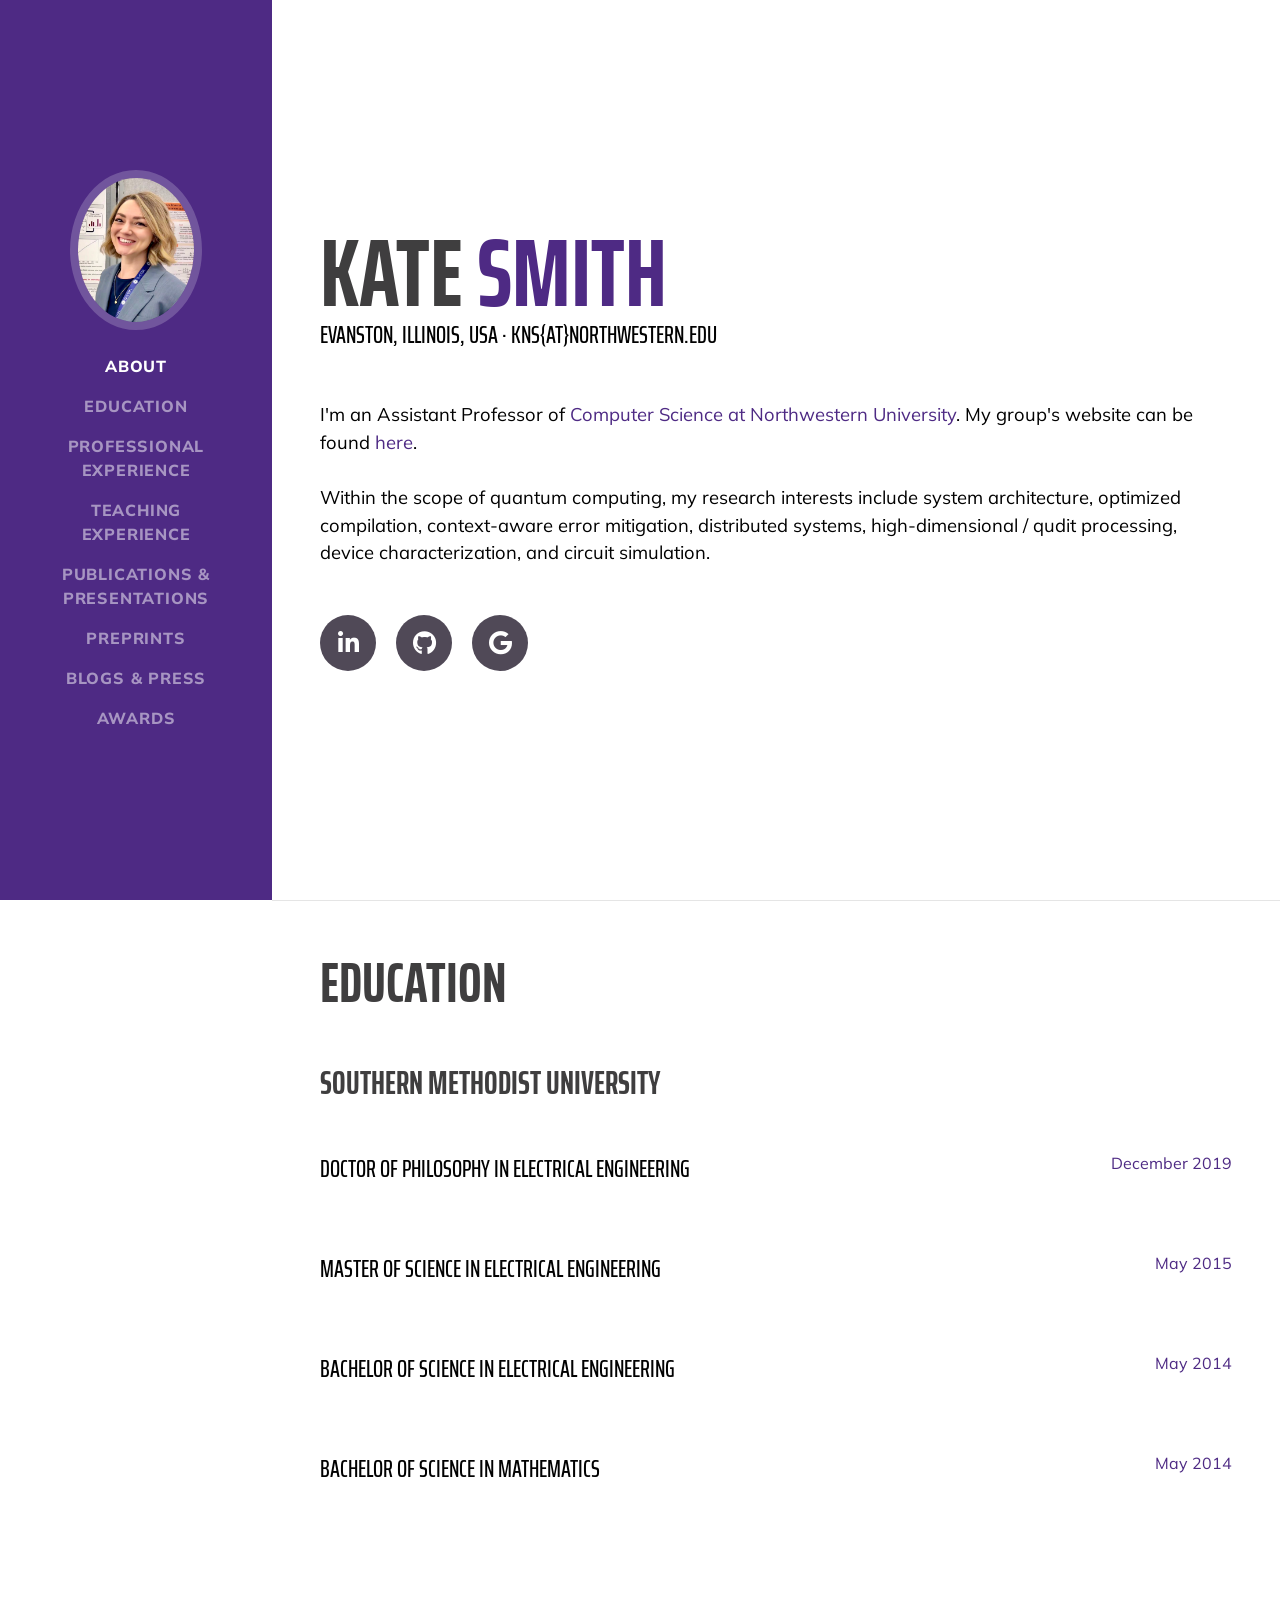
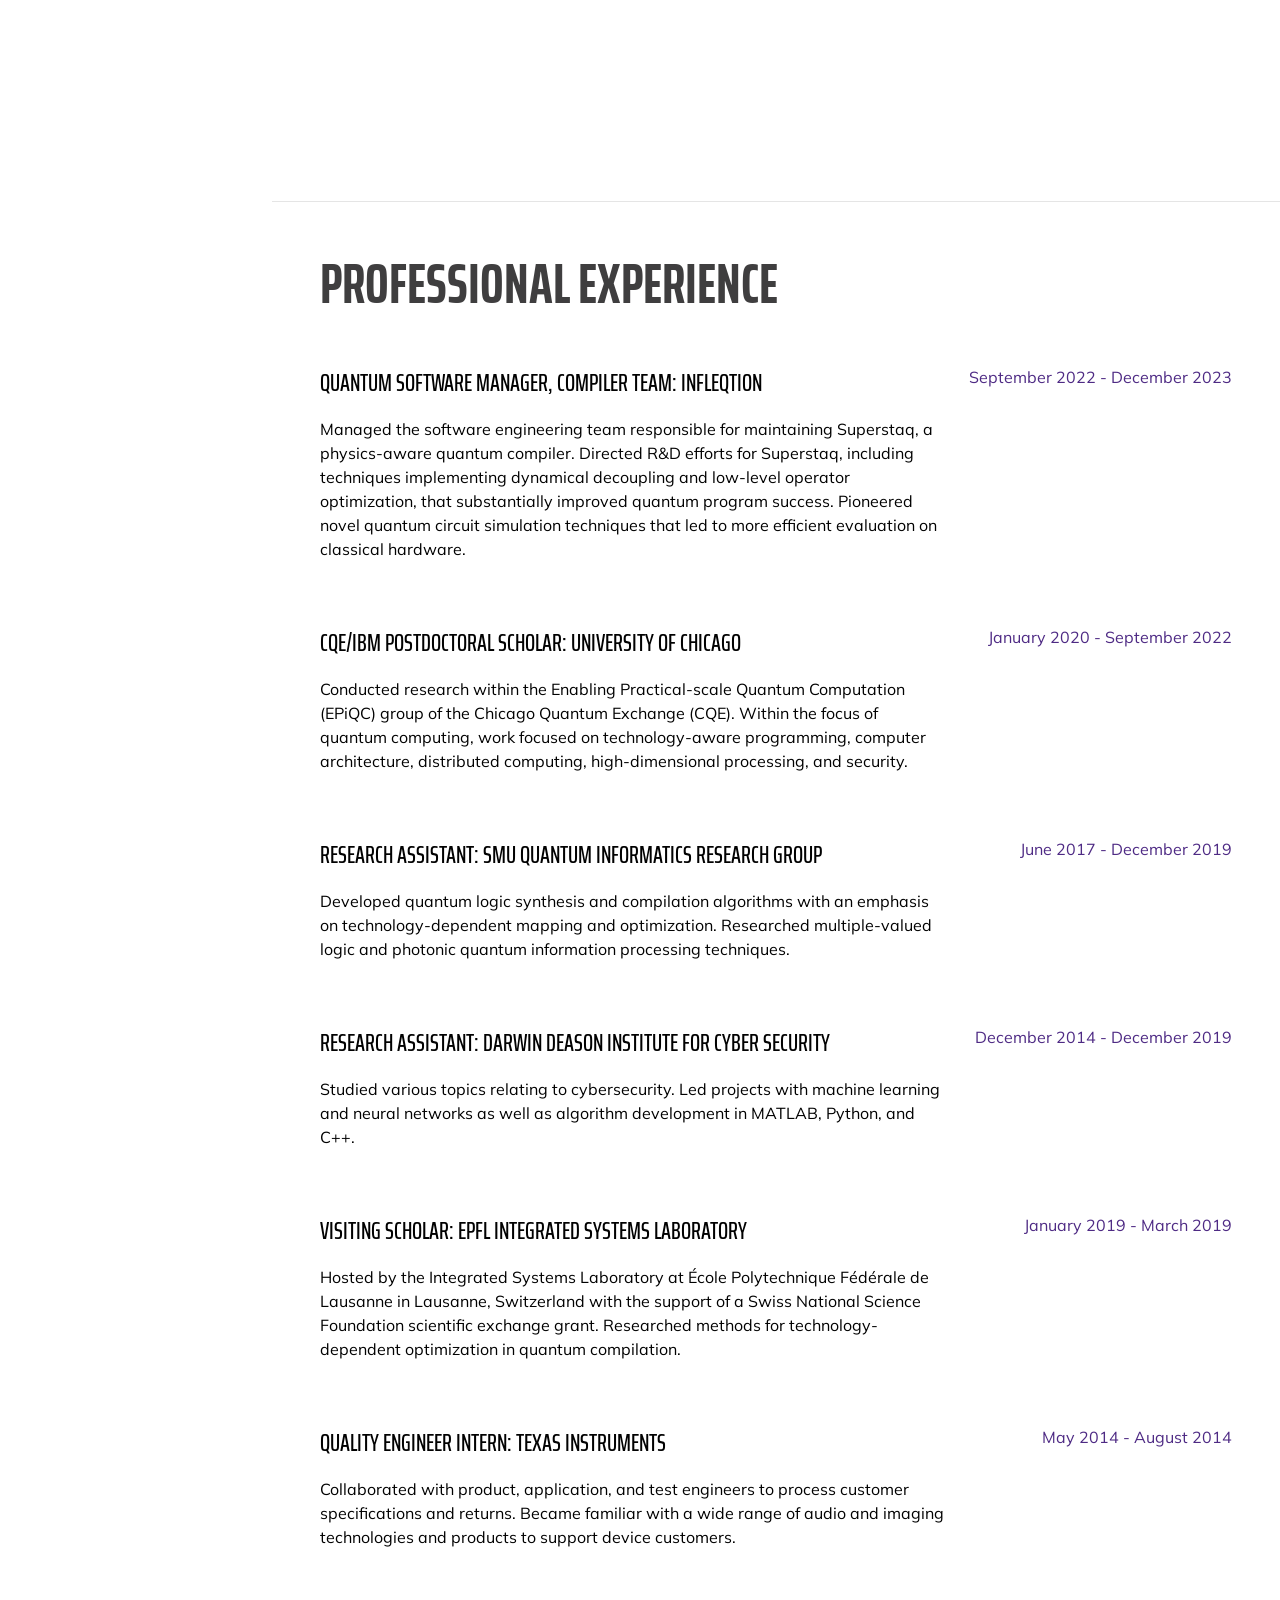
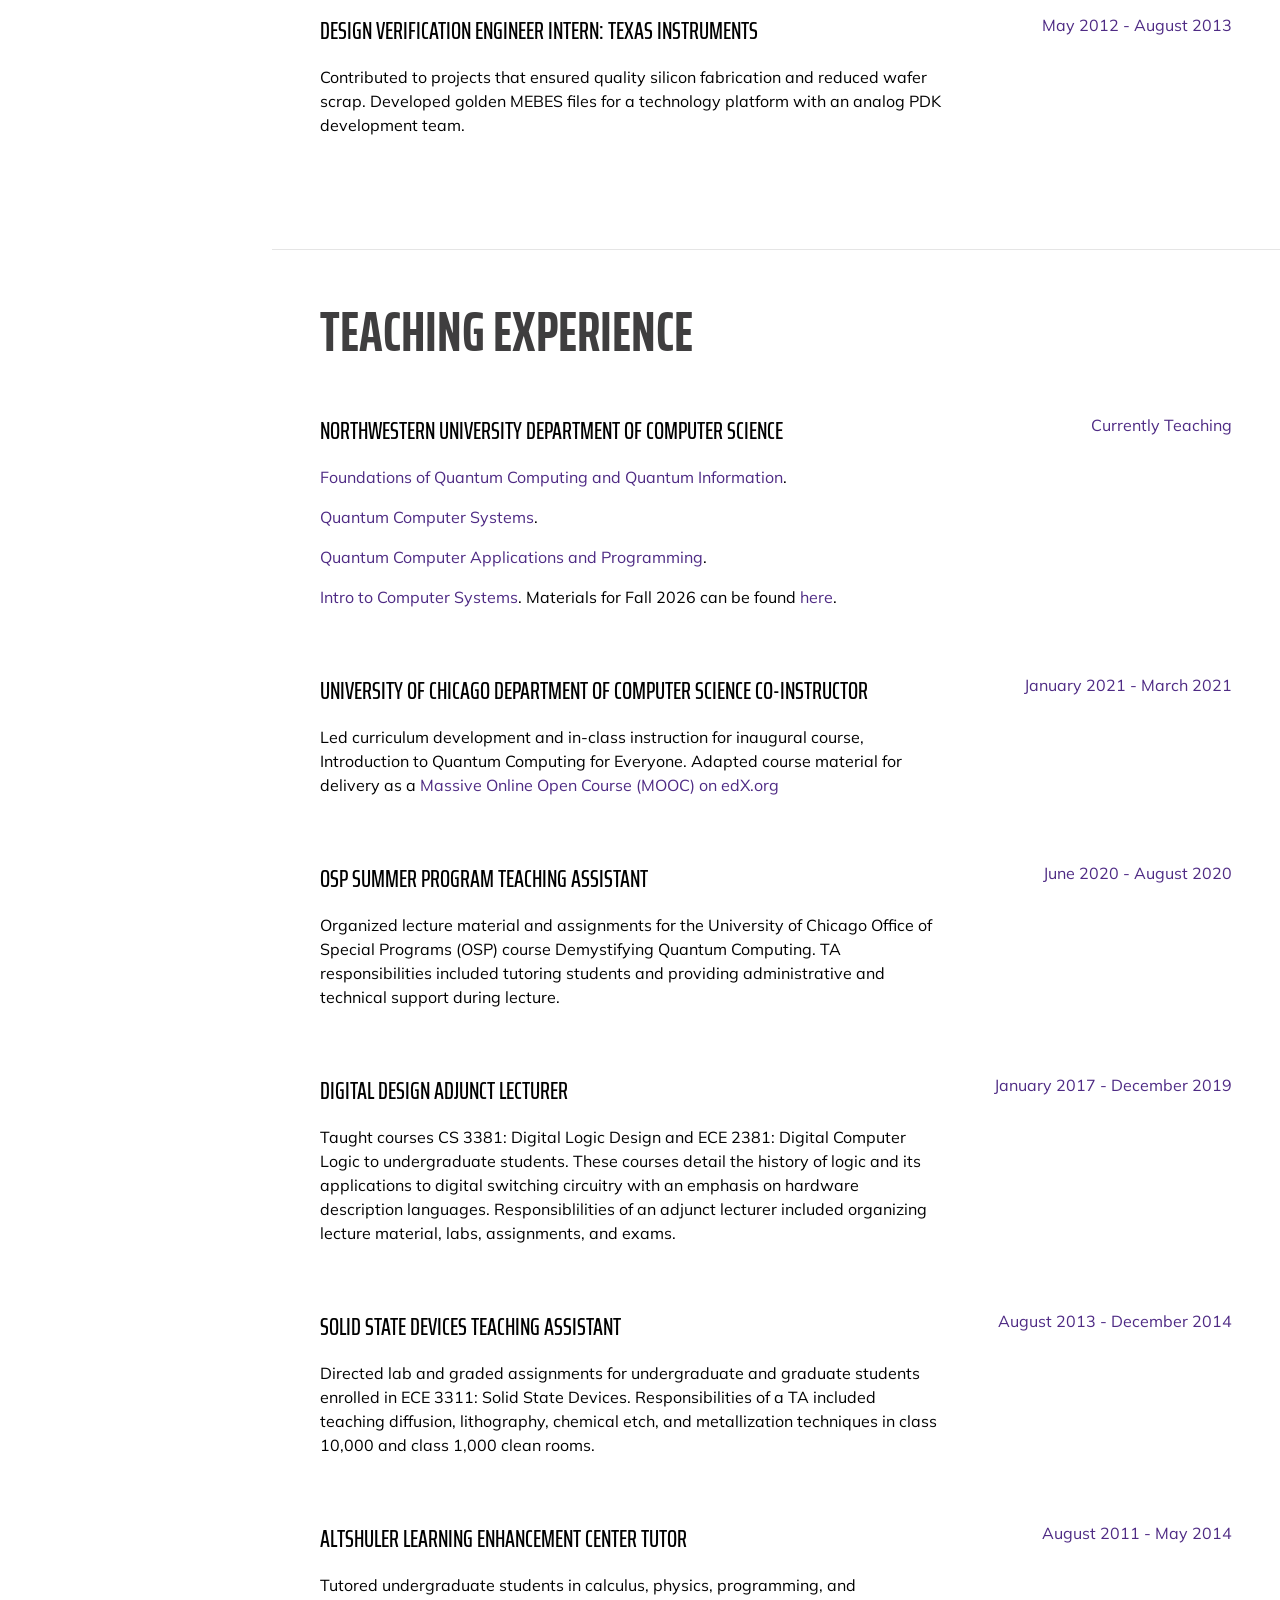
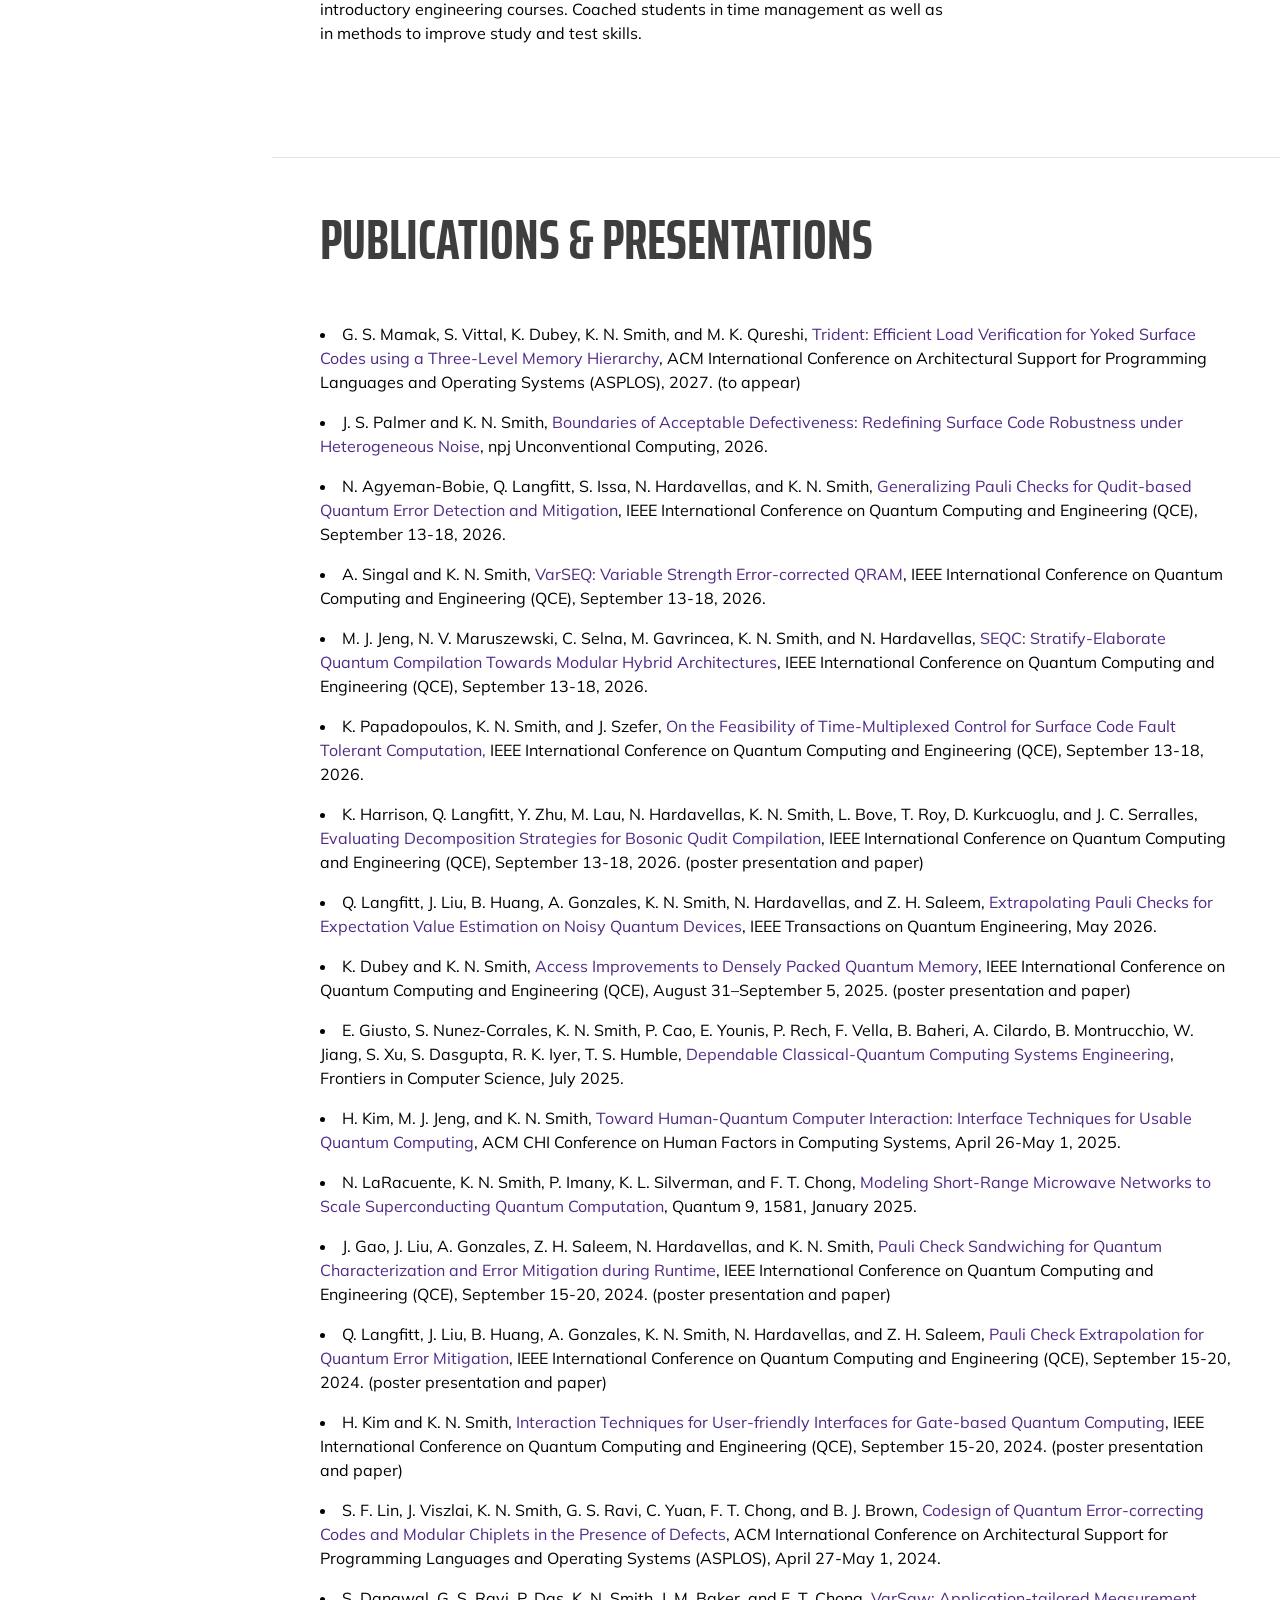
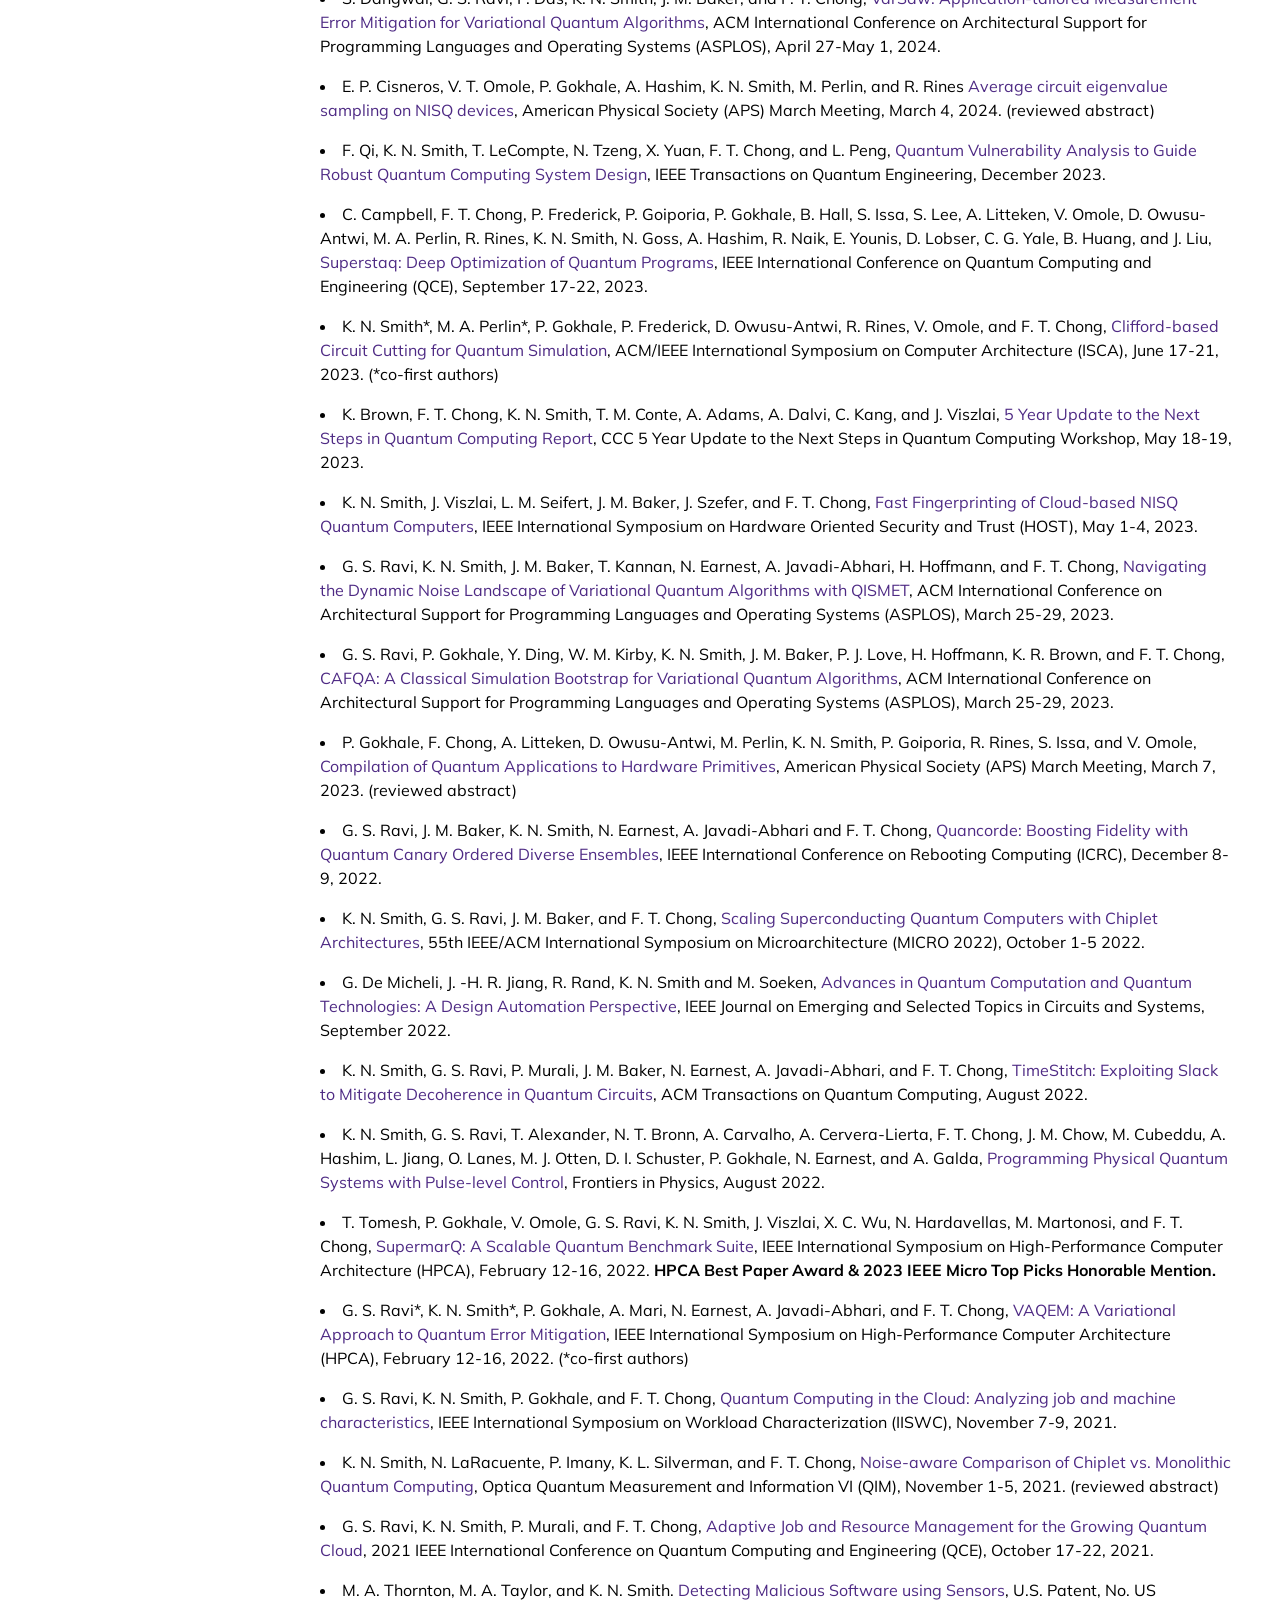
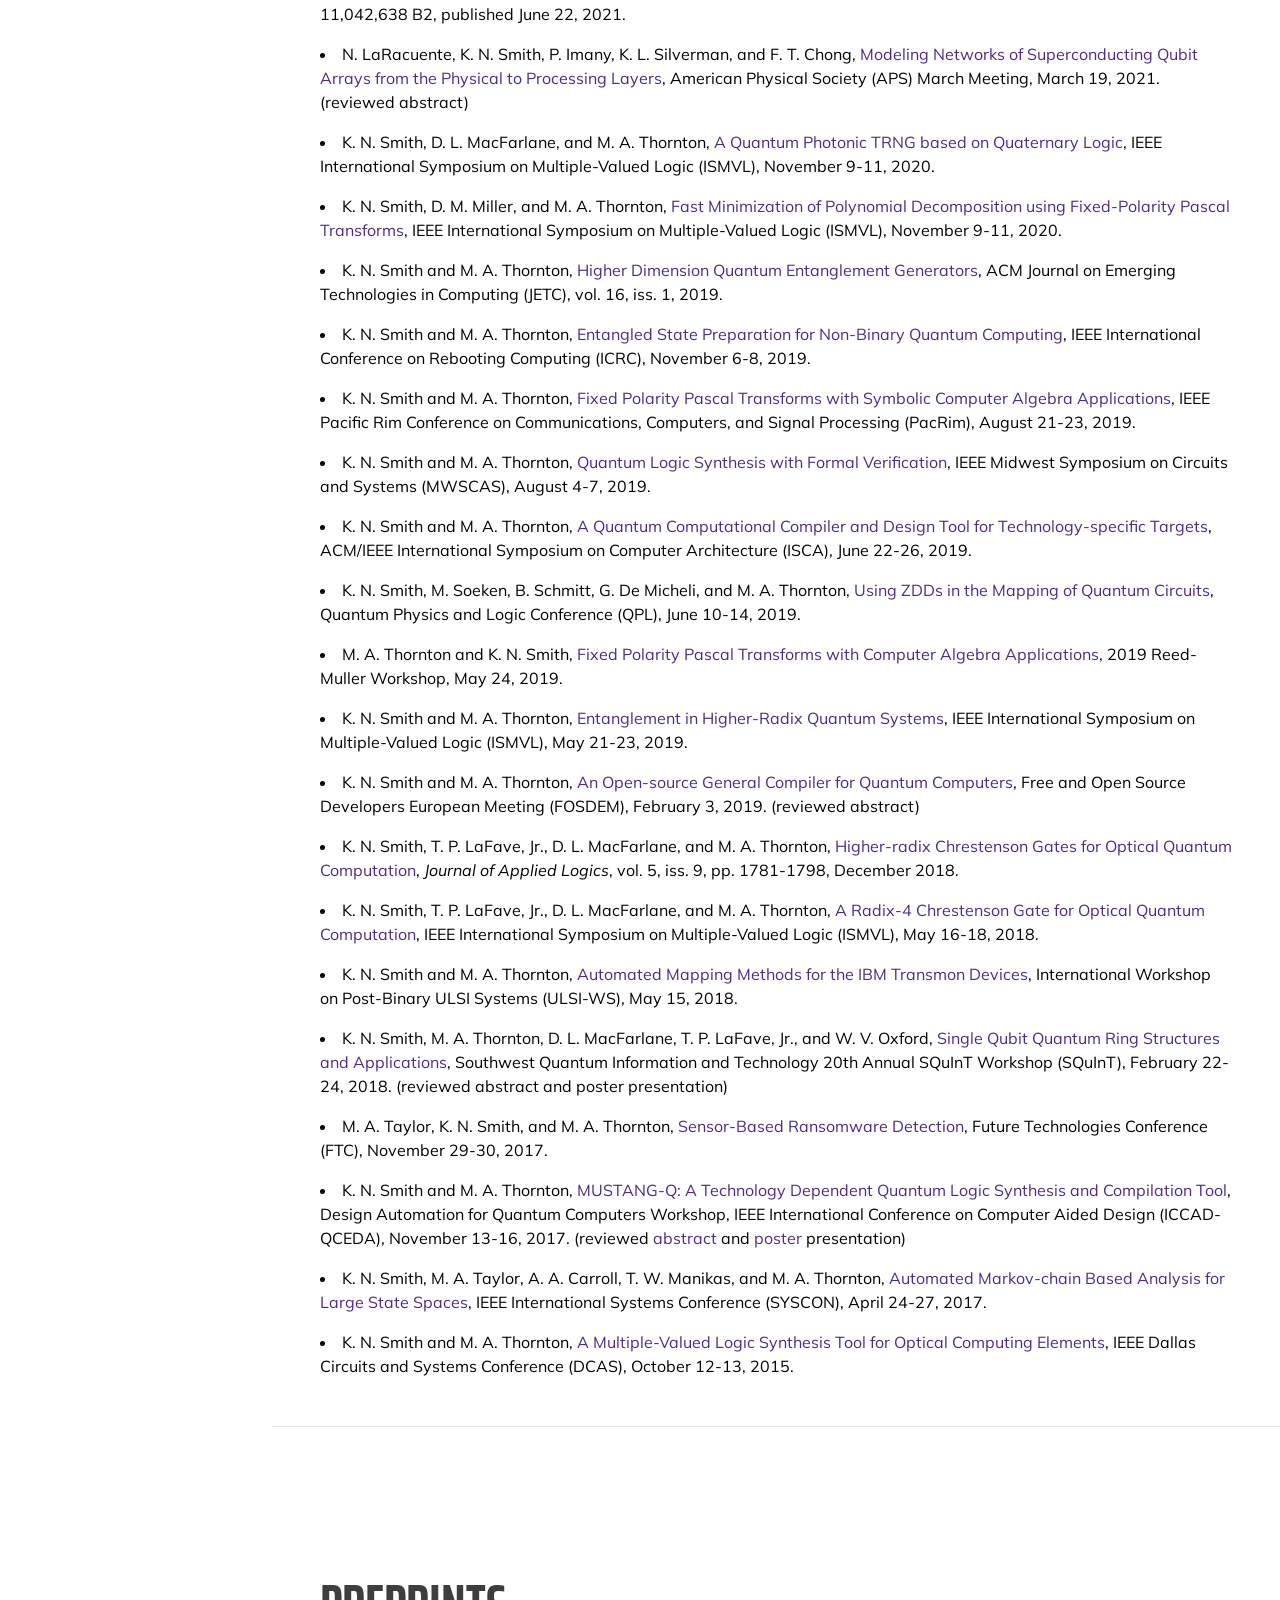
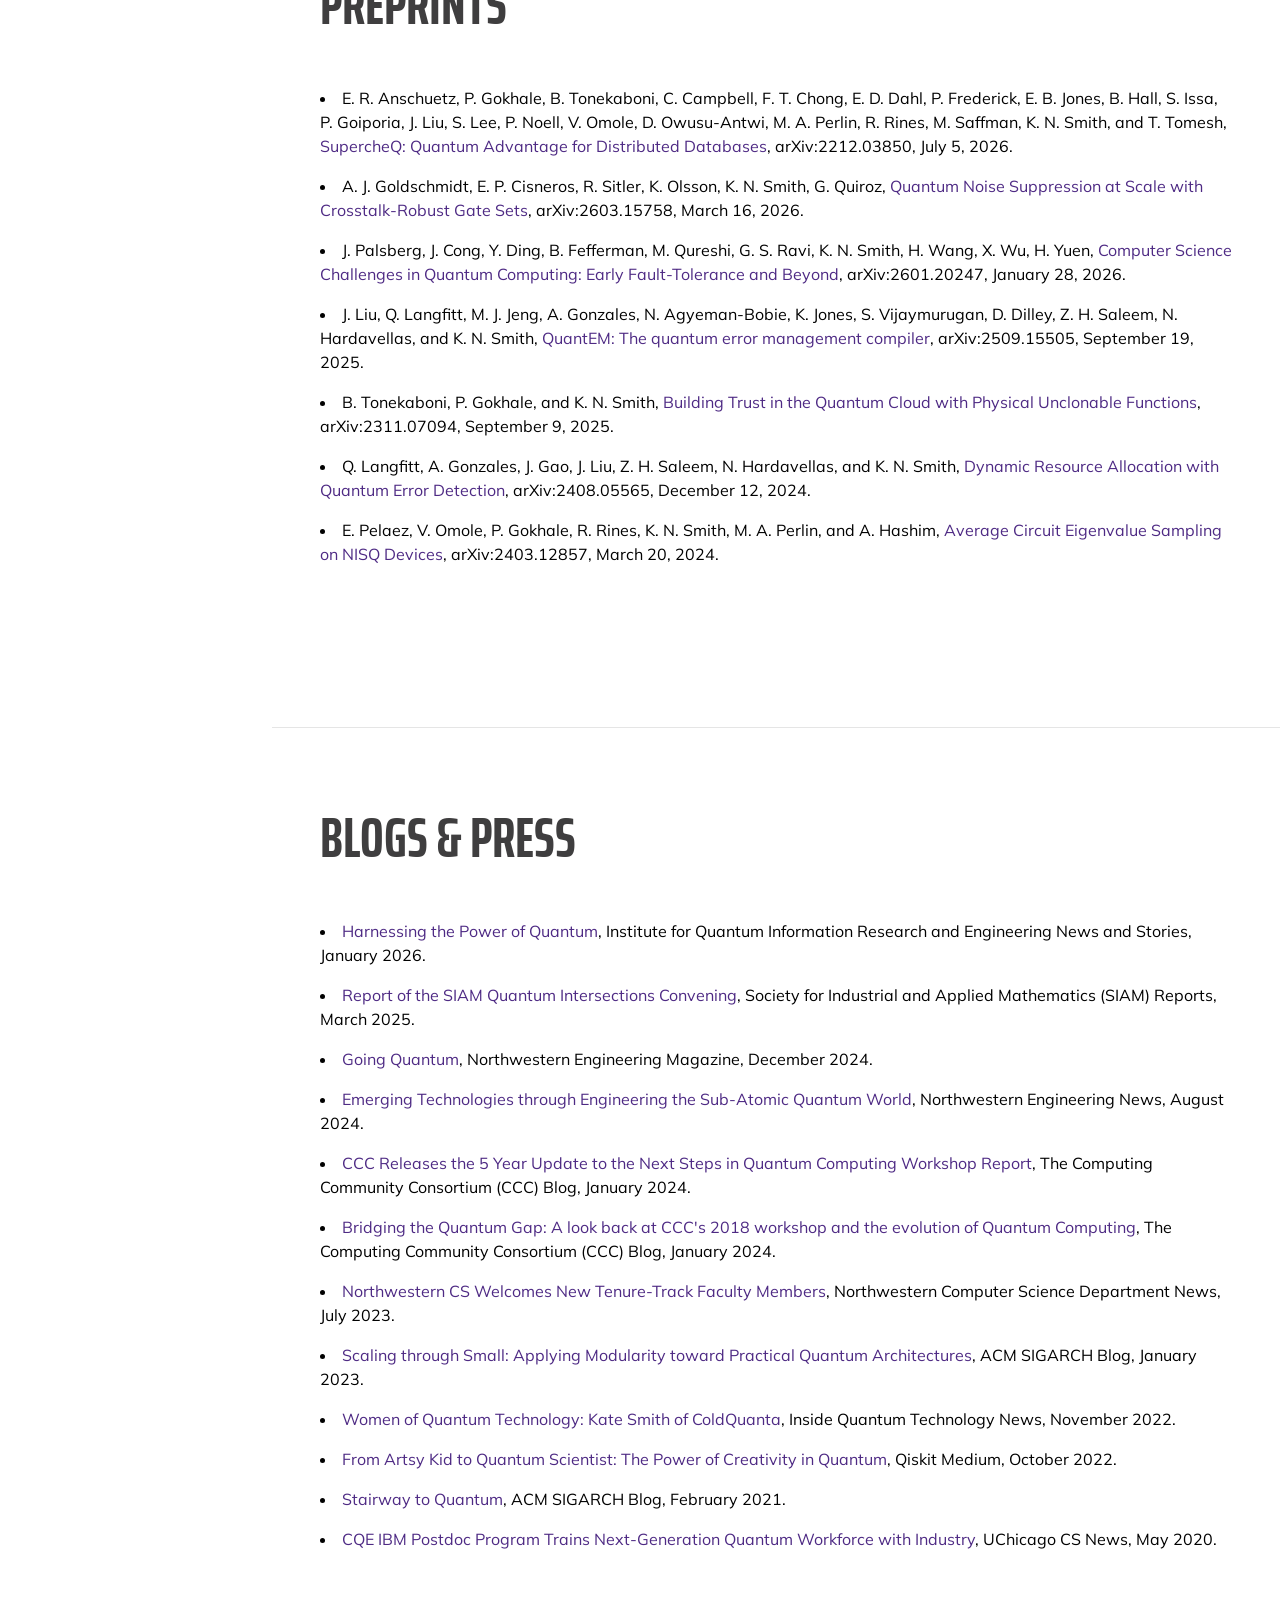
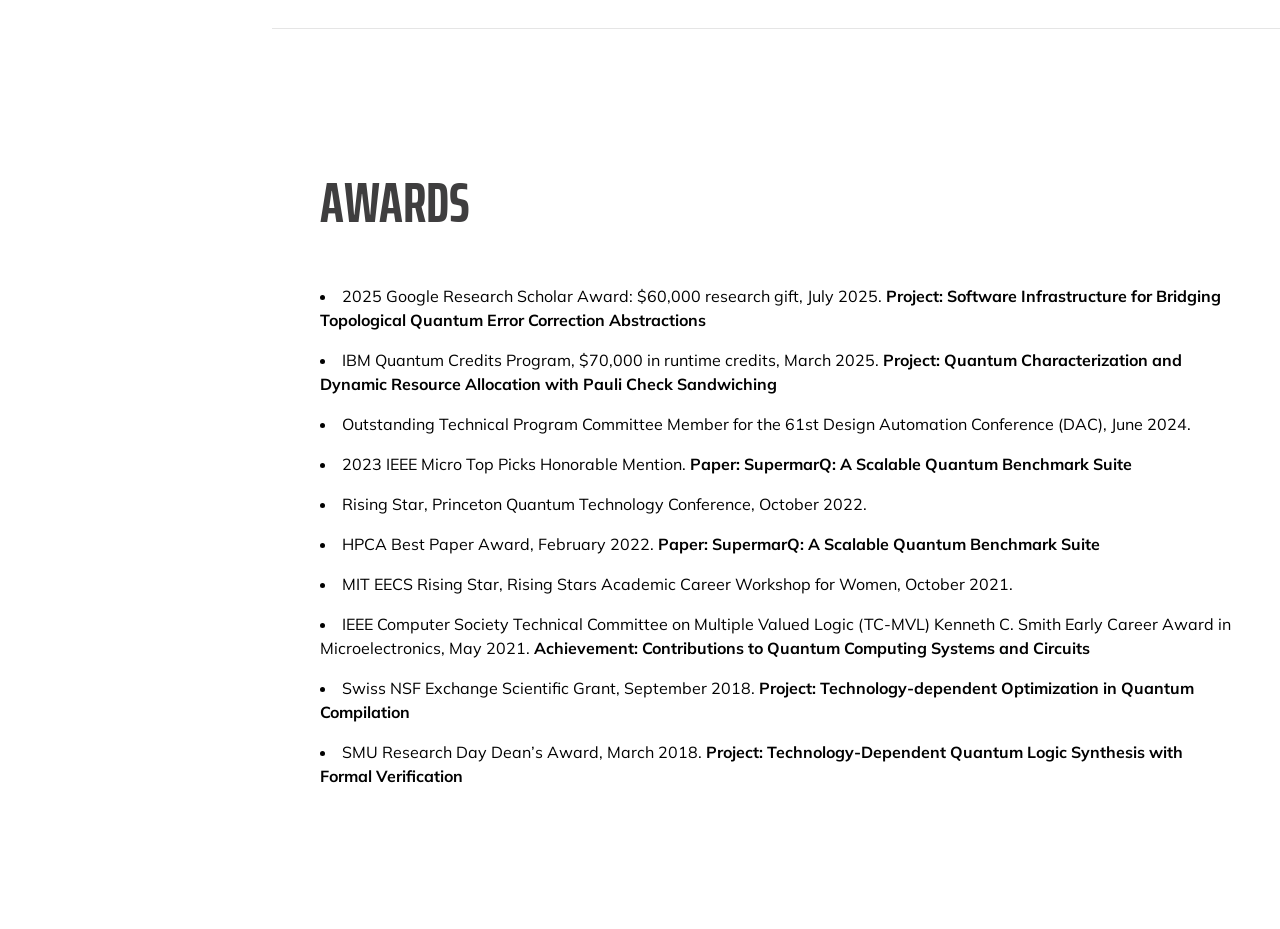
<file: index.html>
<!DOCTYPE html>
<html lang="en">

<head>

  <meta charset="utf-8">
  <meta name="viewport" content="width=device-width, initial-scale=1, shrink-to-fit=no">
  <meta name="description" content="Kate's portfolio website">
  <meta name="author" content="Kate Smith">

  <title>Kate Smith Portfolio</title>

  <!-- Bootstrap core CSS -->
  <link href="vendor/bootstrap/css/bootstrap.min.css" rel="stylesheet">

  <!-- Custom fonts for this template -->
  <link href="https://fonts.googleapis.com/css?family=Saira+Extra+Condensed:500,700" rel="stylesheet">
  <link href="https://fonts.googleapis.com/css?family=Muli:400,400i,800,800i" rel="stylesheet">
  <link href="vendor/fontawesome-free/css/all.min.css" rel="stylesheet">

  <!-- Custom styles for this template -->
  <link href="css/resume.css" rel="stylesheet">

</head>

<body id="page-top">

  <nav class="navbar navbar-expand-lg navbar-dark bg-primary fixed-top" id="sideNav">
    <a class="navbar-brand js-scroll-trigger" href="#page-top">
      <span class="d-block d-lg-none">Kate Smith</span>
      <span class="d-none d-lg-block">
        <img class="img-fluid img-profile rounded-circle mx-auto mb-2" src="img/kate2.jpg" alt="">
      </span>
    </a>
    <button class="navbar-toggler" type="button" data-toggle="collapse" data-target="#navbarSupportedContent" aria-controls="navbarSupportedContent" aria-expanded="false" aria-label="Toggle navigation">
      <span class="navbar-toggler-icon"></span>
    </button>
    <div class="collapse navbar-collapse" id="navbarSupportedContent">
      <ul class="navbar-nav">
        <li class="nav-item">
          <a class="nav-link js-scroll-trigger" href="#about">About</a>
        </li>
        <li class="nav-item">
          <a class="nav-link js-scroll-trigger" href="#Education">Education</a>
        </li>
        <li class="nav-item">
            <a class="nav-link js-scroll-trigger" href="#Professional">Professional <br/> Experience</a>
        </li>
        <li class="nav-item">
          <a class="nav-link js-scroll-trigger" href="#Teaching">Teaching <br/> Experience</a>
        </li>
        <li class="nav-item">
          <a class="nav-link js-scroll-trigger" href="#Publications">Publications &  <br/> Presentations</a>
        </li>
        <li class="nav-item">
          <a class="nav-link js-scroll-trigger" href="#Preprints">Preprints</a>
        </li>
        <li class="nav-item">
          <a class="nav-link js-scroll-trigger" href="#Blogs">Blogs & Press</a>
        </li>
        <li class="nav-item">
          <a class="nav-link js-scroll-trigger" href="#Awards">Awards</a>
        </li>
      </ul>
    </div>
  </nav>

  <div class="container-fluid p-0">

    <section class="resume-section p-3 p-lg-5 d-flex align-items-center" id="about">
      <div class="w-100">
        <h1 class="mb-0">Kate
          <span class="text-primary">Smith</span>
        </h1>
        <div class="subheading mb-5">Evanston, Illinois, USA ·
          <a>kns{at}northwestern.edu</a>
        </div>
        <p class="lead mb-5">I'm an Assistant Professor of <a href="https://www.mccormick.northwestern.edu/computer-science/">Computer Science at Northwestern University</a>. 
          My group's website can be found <a href="https://sites.google.com/view/quantum-architecture">here</a>.
          <br> 
          <br>
          Within the scope of quantum computing, my research interests include system architecture, optimized compilation, 
          context-aware error mitigation, distributed systems, high-dimensional / qudit processing, device characterization, and circuit simulation.</p>
        <div class="social-icons">
          <a href="https://www.linkedin.com/in/kate-n-smith/">
            <i class="fab fa-linkedin-in"></i>
          </a>
          <a href="https://github.com/knsmith">
            <i class="fab fa-github"></i>
          </a>
          <a href="https://scholar.google.com/citations?user=ETYLMREAAAAJ&hl=en">
            <i class="fab fa-google"></i>
          </a>
        </div>
      </div>
    </section>

    <hr class="m-0">

    <section class="resume-section p-3 p-lg-5 d-flex justify-content-center" id="Education">
      <div class="w-100">
        <h2 class="mb-5">Education</h2>

        <div class="resume-item d-flex flex-column flex-md-row justify-content-between mb-5">
          <div class="resume-content">
            <h3 class="mb-0">Southern Methodist University</h3>
          </div>
        </div>

        <div class="resume-item d-flex flex-column flex-md-row justify-content-between mb-5">
            <div class="resume-content">
              <div class="subheading mb-3">Doctor of Philosophy in Electrical Engineering</div>
            </div>
            <div class="resume-date text-md-right">
              <span class="text-primary">December 2019</span>
            </div>
          </div>
  
          <div class="resume-item d-flex flex-column flex-md-row justify-content-between mb-5">
            <div class="resume-content">
               <div class="subheading mb-3">Master of Science in Electrical Engineering</div>
            </div>
            <div class="resume-date text-md-right">
              <span class="text-primary">May 2015</span>
            </div>
          </div>

          <div class="resume-item d-flex flex-column flex-md-row justify-content-between mb-5">
            <div class="resume-content">
               <div class="subheading mb-3">Bachelor of Science in Electrical Engineering</div>
            </div>
            <div class="resume-date text-md-right">
              <span class="text-primary">May 2014</span>
            </div>
          </div>

          <div class="resume-item d-flex flex-column flex-md-row justify-content-between mb-5">
            <div class="resume-content">
               <div class="subheading mb-3">Bachelor of Science in Mathematics</div>
            </div>
            <div class="resume-date text-md-right">
              <span class="text-primary">May 2014</span>
            </div>
          </div>


      </div>

    </section>

    <hr class="m-0">

    <section class="resume-section p-3 p-lg-5 d-flex justify-content-center" id="Professional">
      <div class="w-100">
        <h2 class="mb-5">Professional Experience</h2>
        
        <div class="resume-item d-flex flex-column flex-md-row justify-content-between mb-5">
          <div class="resume-content">
             <div class="subheading mb-3">Quantum Software Manager, Compiler Team: Infleqtion</div>
             <p> Managed the software engineering team responsible for maintaining Superstaq, a physics-aware quantum compiler. 
              Directed R&D efforts for Superstaq, including techniques implementing dynamical decoupling and low-level operator optimization, 
              that substantially improved quantum program success. Pioneered novel quantum circuit simulation techniques that led to more efficient evaluation on classical hardware.
              </p>
          </div>
          <div class="resume-date text-md-right">
            <span class="text-primary">September 2022 - December 2023</span>
          </div>
      </div>
        
        <div class="resume-item d-flex flex-column flex-md-row justify-content-between mb-5">
          <div class="resume-content">
             <div class="subheading mb-3">CQE/IBM Postdoctoral Scholar: University of Chicago</div>
             <p> Conducted research within the Enabling Practical-scale Quantum Computation (EPiQC) group of 
               the Chicago Quantum Exchange (CQE).  Within the focus of quantum computing, work focused on 
               technology-aware programming, computer architecture, distributed computing, high-dimensional processing, and security. 
              </p>
          </div>
          <div class="resume-date text-md-right">
            <span class="text-primary">January 2020 - September 2022</span>
          </div>
      </div>

        <div class="resume-item d-flex flex-column flex-md-row justify-content-between mb-5">
            <div class="resume-content">
               <div class="subheading mb-3">Research Assistant: SMU Quantum Informatics Research Group</div>
               <p> Developed quantum logic synthesis and compilation algorithms with an emphasis on
                   technology-dependent mapping and optimization. Researched multiple-valued logic and photonic 
                   quantum information processing techniques.
                </p>
            </div>
            <div class="resume-date text-md-right">
              <span class="text-primary">June 2017 - December 2019</span>
            </div>
        </div>
        
        <div class="resume-item d-flex flex-column flex-md-row justify-content-between mb-5">
            <div class="resume-content">
               <div class="subheading mb-3">Research Assistant: Darwin Deason Institute for Cyber Security</div>
               <p> Studied various topics relating to cybersecurity. Led projects with 
                   machine learning and neural networks as well as algorithm development in MATLAB, Python, and C++.
                </p>
            </div>
            <div class="resume-date text-md-right">
              <span class="text-primary">December 2014 - December 2019</span>
            </div>
        </div>

        <div class="resume-item d-flex flex-column flex-md-row justify-content-between mb-5">
            <div class="resume-content">
               <div class="subheading mb-3">Visiting Scholar: EPFL Integrated Systems Laboratory</div>
               <p>Hosted by the Integrated Systems Laboratory at École Polytechnique Fédérale de Lausanne in Lausanne, Switzerland with
                   the support of a Swiss National Science Foundation scientific exchange grant. Researched methods for technology-dependent 
                   optimization in quantum compilation.
                </p>
            </div>
            <div class="resume-date text-md-right">
              <span class="text-primary">January 2019 - March 2019</span>
            </div>
        </div>

        <div class="resume-item d-flex flex-column flex-md-row justify-content-between mb-5">
            <div class="resume-content">
               <div class="subheading mb-3">Quality Engineer Intern: Texas Instruments</div>
               <p>Collaborated with product, application, and test engineers to process customer specifications and returns. 
                   Became familiar with a wide range of audio and imaging technologies and products to support device customers.
                </p>
            </div>
            <div class="resume-date text-md-right">
              <span class="text-primary">May 2014 - August 2014</span>
            </div>
        </div>

        <div class="resume-item d-flex flex-column flex-md-row justify-content-between mb-5">
            <div class="resume-content">
               <div class="subheading mb-3">Design Verification Engineer Intern: Texas Instruments</div>
               <p>Contributed to projects that ensured quality silicon fabrication and reduced wafer scrap. Developed 
                   golden MEBES files for a technology platform with an analog PDK development team.
                </p>
            </div>
            <div class="resume-date text-md-right">
              <span class="text-primary">May 2012 - August 2013</span>
            </div>
        </div>




      </div>

    </section>

    <hr class="m-0">

    <section class="resume-section p-3 p-lg-5 d-flex align-items-center" id="Teaching">
      <div class="w-100">
        <h2 class="mb-5">Teaching Experience</h2>
        
        <div class="resume-item d-flex flex-column flex-md-row justify-content-between mb-5">
          <div class="resume-content">
             <div class="subheading mb-3">Northwestern University Department of Computer Science</div>
             <p><a href="https://www.mccormick.northwestern.edu/computer-science/academics/courses/descriptions/362-462.html">Foundations of Quantum Computing and Quantum Information</a>.
             </p>
             <p><a href="https://www.mccormick.northwestern.edu/computer-science/academics/courses/descriptions/496-9.html">Quantum Computer Systems</a>.
             </p>
             <p><a href="https://www.mccormick.northwestern.edu/computer-science/academics/courses/descriptions/496-44.html">Quantum Computer Applications and Programming</a>.
             </p>
             <p><a href="https://www.mccormick.northwestern.edu/computer-science/academics/courses/descriptions/213.html">Intro to Computer Systems</a>. Materials for Fall 2026 can be found <a href="nucs-213-f26.html">here</a>.
             </p>
          </div>
          <div class="resume-date text-md-right">
            <span class="text-primary">Currently Teaching</span>
          </div>
        </div>
        
        
        <div class="resume-item d-flex flex-column flex-md-row justify-content-between mb-5">
          <div class="resume-content">
             <div class="subheading mb-3">University of Chicago Department of Computer Science Co-Instructor</div>
             <p>Led curriculum development and in-class instruction for inaugural course, Introduction to Quantum Computing for Everyone. 
		Adapted course material for delivery as a <a href='https://www.edx.org/professional-certificate/uchicagox-introduction-to-quantum-computing'>Massive Online Open Course (MOOC) on edX.org</a>
              </p>
          </div>
          <div class="resume-date text-md-right">
            <span class="text-primary">January 2021 - March 2021</span>
          </div>
        </div>

	      <div class="resume-item d-flex flex-column flex-md-row justify-content-between mb-5">
          <div class="resume-content">
             <div class="subheading mb-3">OSP Summer Program Teaching Assistant</div>
             <p>Organized lecture material and assignments for the University of Chicago Office of Special Programs (OSP) course Demystifying Quantum Computing. 
               TA responsibilities included tutoring students and providing administrative and technical support during lecture.
              </p>
          </div>
          <div class="resume-date text-md-right">
            <span class="text-primary">June 2020 - August 2020</span>
          </div>
        </div>
        
        <div class="resume-item d-flex flex-column flex-md-row justify-content-between mb-5">
                <div class="resume-content">
                   <div class="subheading mb-3">Digital Design Adjunct Lecturer</div>
                   <p>Taught courses CS 3381: Digital Logic Design and ECE 2381: Digital Computer Logic to undergraduate students. These courses detail the history
                       of logic and its applications to digital switching circuitry with an emphasis on hardware description languages. 
                       Responsiblilities of an adjunct lecturer included organizing lecture material, labs, assignments, and exams.
                    </p>
                </div>
                <div class="resume-date text-md-right">
                  <span class="text-primary">January 2017 - December 2019</span>
                </div>
        </div>

        <div class="resume-item d-flex flex-column flex-md-row justify-content-between mb-5">
                <div class="resume-content">
                   <div class="subheading mb-3">Solid State Devices Teaching Assistant</div>
                   <p>Directed lab and graded assignments for undergraduate and graduate students enrolled in ECE 3311: Solid State Devices. Responsibilities of a TA
                       included teaching diffusion, lithography, chemical etch, and metallization techniques in class 10,000 and class 
                       1,000 clean rooms. 

                   </p>
                </div>
                <div class="resume-date text-md-right">
                  <span class="text-primary">August 2013 - December 2014</span>
                </div>
        </div>

        <div class="resume-item d-flex flex-column flex-md-row justify-content-between mb-5">
                <div class="resume-content">
                   <div class="subheading mb-3">Altshuler Learning Enhancement Center Tutor</div>
                   <p>Tutored undergraduate students in calculus, physics, programming, and introductory engineering courses. Coached students in time management as well as in methods to improve study and test skills.

                   </p>
                </div>
                <div class="resume-date text-md-right">
                  <span class="text-primary">August 2011 - May 2014</span>
                </div>
        </div>

      </div>
    </section>

    <hr class="m-0">
    <section class="resume-section p-3 p-lg-5 d-flex align-items-center" id="Publications">
      <div class="w-100">
        <h2 class="mb-5">Publications & Presentations</h2>
        <p></p>
        <li>G. S. Mamak, S. Vittal, K. Dubey, K. N. Smith, and M. K. Qureshi, <a href="https://arxiv.org/abs/2610.32152">Trident: Efficient Load Verification for Yoked Surface Codes using a Three-Level Memory Hierarchy</a>, ACM International Conference on Architectural Support for Programming Languages and Operating Systems (ASPLOS), 2027. (to appear)</li>
        <p></p>
        <li>J. S. Palmer and K. N. Smith, <a href="https://arxiv.org/abs/2510.22001">Boundaries of Acceptable Defectiveness: Redefining Surface Code Robustness under Heterogeneous Noise</a>, npj Unconventional Computing, 2026. </li>
        <p></p>
        <li>N. Agyeman-Bobie, Q. Langfitt, S. Issa, N. Hardavellas, and K. N. Smith, <a href="https://arxiv.org/abs/2608.18332">Generalizing Pauli Checks for Qudit-based Quantum Error Detection and Mitigation</a>, IEEE International Conference on Quantum Computing and Engineering (QCE), September 13-18, 2026. </li>
        <p></p>
        <li>A. Singal and K. N. Smith, <a href="https://arxiv.org/abs/2504.21687">VarSEQ: Variable Strength Error-corrected QRAM</a>, IEEE International Conference on Quantum Computing and Engineering (QCE), September 13-18, 2026. </li>
        <p></p>
        <li>M. J. Jeng, N. V. Maruszewski, C. Selna, M. Gavrincea, K. N. Smith, and N. Hardavellas, <a href="https://arxiv.org/abs/2501.08478">SEQC: Stratify-Elaborate Quantum Compilation Towards Modular Hybrid Architectures</a>, IEEE International Conference on Quantum Computing and Engineering (QCE), September 13-18, 2026. </li>
        <p></p>
        <li>K. Papadopoulos, K. N. Smith, and J. Szefer, <a href="https://knsmith.github.io/">On the Feasibility of Time-Multiplexed Control for Surface Code Fault Tolerant Computation,</a> IEEE International Conference on Quantum Computing and Engineering (QCE), September 13-18, 2026. </li>
        <p></p>
        <li>K. Harrison, Q. Langfitt, Y. Zhu, M. Lau, N. Hardavellas, K. N. Smith, L. Bove, T. Roy, D. Kurkcuoglu, and J. C. Serralles, <a href="./pdfs/IEEE_QCE2026_Bosonic_Qudit_Compilation.pdf">Evaluating Decomposition Strategies for Bosonic Qudit Compilation</a>, IEEE International Conference on Quantum Computing and Engineering (QCE), September 13-18, 2026. (poster presentation and paper)</li>
        <p></p>
        <li>Q. Langfitt, J. Liu, B. Huang, A. Gonzales, K. N. Smith, N. Hardavellas, and Z. H. Saleem, <a href="https://arxiv.org/abs/2406.14759">Extrapolating Pauli Checks for Expectation Value Estimation on Noisy Quantum Devices</a>, IEEE Transactions on Quantum Engineering, May 2026.</li>
        <p></p>
        <li>K. Dubey and K. N. Smith, <a href="https://knsmith.github.io/">Access Improvements to Densely Packed Quantum Memory</a>, IEEE International Conference on Quantum Computing and Engineering (QCE), August 31–September 5, 2025. (poster presentation and paper) </li>
        <p></p>
        <li>E. Giusto, S. Nunez-Corrales, K. N. Smith, P. Cao, E. Younis, P. Rech, F. Vella, B. Baheri, A. Cilardo, B. Montrucchio, W. Jiang, S. Xu, S. Dasgupta, R. K. Iyer, T. S. Humble, <a href="https://www.frontiersin.org/journals/computer-science/articles/10.3389/fcomp.2025.1520903/full">Dependable Classical-Quantum Computing Systems Engineering</a>, Frontiers in Computer Science, July 2025.</li>
        <p></p>
        <li>H. Kim, M. J. Jeng, and K. N. Smith, <a href="https://arxiv.org/abs/2502.00202">Toward Human-Quantum Computer Interaction: Interface Techniques for Usable Quantum Computing</a>, ACM CHI Conference on Human Factors in Computing Systems, April 26-May 1, 2025.</li>
        <p></p>
        <li>N. LaRacuente, K. N. Smith, P. Imany, K. L. Silverman, and F. T. Chong, <a href="https://quantum-journal.org/papers/q-2025-01-08-1581/">Modeling Short-Range Microwave Networks to Scale Superconducting Quantum Computation</a>, Quantum 9, 1581, January 2025.</li>
        <p></p>
        <li>J. Gao, J. Liu, A. Gonzales, Z. H. Saleem, N. Hardavellas, and K. N. Smith, <a href="./pdfs/PCS_Characterization_Poster_Quantum_Week_2024.pdf">Pauli Check Sandwiching for Quantum Characterization and Error Mitigation during Runtime</a>, IEEE International Conference on Quantum Computing and Engineering (QCE), September 15-20, 2024. (poster presentation and paper)</li>
        <p></p>
        <li>Q. Langfitt, J. Liu, B. Huang, A. Gonzales, K. N. Smith, N. Hardavellas, and Z. H. Saleem, <a href="./pdfs/IEEE_Quantum_Week_Poster_Proposal_2024.pdf">Pauli Check Extrapolation for Quantum Error Mitigation</a>, IEEE International Conference on Quantum Computing and Engineering (QCE), September 15-20, 2024. (poster presentation and paper)</li>
        <p></p>
        <li>H. Kim and K. N. Smith, <a href="https://arxiv.org/abs/2409.16475">Interaction Techniques for User-friendly Interfaces for Gate-based Quantum Computing</a>, IEEE International Conference on Quantum Computing and Engineering (QCE), September 15-20, 2024. (poster presentation and paper)</li>
        <p></p>
        <li>S. F. Lin, J. Viszlai, K. N. Smith, G. S. Ravi, C. Yuan, F. T. Chong, and B. J. Brown, <a href="https://arxiv.org/abs/2305.00138">Codesign of Quantum Error-correcting Codes and Modular Chiplets in the Presence of Defects</a>, ACM International Conference on Architectural Support for Programming Languages and Operating Systems (ASPLOS), April 27-May 1, 2024.</li>
        <p></p>
        <li>S. Dangwal, G. S. Ravi, P. Das, K. N. Smith, J. M. Baker, and F. T. Chong, <a href="https://arxiv.org/abs/2306.06027">VarSaw: Application-tailored Measurement Error Mitigation for Variational Quantum Algorithms</a>, ACM International Conference on Architectural Support for Programming Languages and Operating Systems (ASPLOS), April 27-May 1, 2024.</li>
        <p></p>
        <li>E. P. Cisneros, V. T. Omole, P. Gokhale, A. Hashim, K. N. Smith, M. Perlin, and R. Rines <a href="https://meetings.aps.org/Meeting/MAR24/Session/CC03.6">Average circuit eigenvalue sampling on NISQ devices</a>, American Physical Society (APS) March Meeting, March 4, 2024. (reviewed abstract)</li>
        <p></p> 
        <li>F. Qi, K. N. Smith, T. LeCompte, N. Tzeng, X. Yuan, F. T. Chong, and L. Peng, <a href="https://www.computer.org/csdl/journal/qe/5555/01/10361567/1SU1BcXSXsc">Quantum Vulnerability Analysis to Guide Robust Quantum Computing System Design</a>, IEEE Transactions on Quantum Engineering, December 2023.</li>
        <p></p>
        <li>C. Campbell, F. T. Chong, P. Frederick, P. Goiporia, P. Gokhale, B. Hall, S. Issa, S. Lee, A. Litteken, V. Omole, D. Owusu-Antwi, M. A. Perlin, R. Rines, K. N. Smith, N. Goss, A. Hashim, R. Naik, E. Younis, D. Lobser, C. G. Yale, B. Huang, and J. Liu, <a href="https://arxiv.org/abs/2309.05157">Superstaq: Deep Optimization of Quantum Programs</a>, IEEE International Conference on Quantum Computing and Engineering (QCE), September 17-22, 2023. </li>
        <p></p>
        <li>K. N. Smith*, M. A. Perlin*, P. Gokhale, P. Frederick, D. Owusu-Antwi, R. Rines, V. Omole, and F. T. Chong, <a href="https://arxiv.org/abs/2303.10788"> Clifford-based Circuit Cutting for Quantum Simulation</a>, ACM/IEEE International Symposium on Computer Architecture (ISCA), June 17-21, 2023. (*co-first authors)</li>
        <p></p>
        <li>K. Brown, F. T. Chong, K. N. Smith, T. M. Conte, A. Adams, A. Dalvi, C. Kang, and J. Viszlai, <a href="./pdfs/5-Year-Update-to-the-Next-Steps-in-Quantum-Computing.pdf">5 Year Update to the Next Steps in Quantum Computing Report</a>, CCC 5 Year Update to the Next Steps in Quantum Computing Workshop, May 18-19, 2023.</li>
        <p></p>
        <li>K. N. Smith, J. Viszlai, L. M. Seifert, J. M. Baker, J. Szefer, and F. T. Chong, <a href="https://arxiv.org/abs/2211.07880">Fast Fingerprinting of Cloud-based NISQ Quantum Computers</a>, IEEE International Symposium on Hardware Oriented Security and Trust (HOST), May 1-4, 2023.</li>
        <p></p>
        <li>G. S. Ravi, K. N. Smith, J. M. Baker, T. Kannan, N. Earnest, A. Javadi-Abhari, H. Hoffmann, and F. T. Chong, <a href="https://arxiv.org/abs/2209.12280">Navigating the Dynamic Noise Landscape of Variational Quantum Algorithms with QISMET</a>, ACM International Conference on Architectural Support for Programming Languages and Operating Systems (ASPLOS), March 25-29, 2023.</li>
        <p></p>
        <li>G. S. Ravi, P. Gokhale, Y. Ding, W. M. Kirby, K. N. Smith, J. M. Baker, P. J. Love, H. Hoffmann, K. R. Brown, and F. T. Chong, <a href="https://arxiv.org/abs/2202.12924">CAFQA: A Classical Simulation Bootstrap for Variational Quantum Algorithms</a>, ACM International Conference on Architectural Support for Programming Languages and Operating Systems (ASPLOS), March 25-29, 2023.</li>
	      <p></p>
        <li>P. Gokhale, F. Chong, A. Litteken, D. Owusu-Antwi, M. Perlin, K. N. Smith, P. Goiporia, R. Rines, S. Issa, and V. Omole, <a href="https://meetings.aps.org/Meeting/MAR23/Session/G70.10">Compilation of Quantum Applications to Hardware Primitives</a>, American Physical Society (APS) March Meeting, March 7, 2023. (reviewed abstract)</li>
        <p></p>
        <li>G. S. Ravi, J. M. Baker, K. N. Smith, N. Earnest, A. Javadi-Abhari and F. T. Chong, <a href="https://arxiv.org/abs/2209.13732">Quancorde: Boosting Fidelity with Quantum Canary Ordered Diverse Ensembles</a>, IEEE International Conference on Rebooting Computing (ICRC), December 8-9, 2022.</li>
        <p></p>
	      <li>K. N. Smith, G. S. Ravi, J. M. Baker, and F. T. Chong, <a href="https://arxiv.org/abs/2210.10921">Scaling Superconducting Quantum Computers with Chiplet Architectures</a>, 55th IEEE/ACM International Symposium on Microarchitecture (MICRO 2022), October 1-5 2022.</li>
        <p></p>
	      <li>G. De Micheli, J. -H. R. Jiang, R. Rand, K. N. Smith and M. Soeken, <a href="https://ieeexplore.ieee.org/document/9881555">Advances in Quantum Computation and Quantum Technologies: A Design Automation Perspective</a>, IEEE Journal on Emerging and Selected Topics in Circuits and Systems, September 2022. </li>
        <p></p>
	      <li>K. N. Smith, G. S. Ravi, P. Murali, J. M. Baker, N. Earnest, A. Javadi-Abhari, and F. T. Chong, <a href="https://dl.acm.org/doi/10.1145/3548778">TimeStitch:  Exploiting Slack to Mitigate Decoherence in Quantum Circuits</a>, ACM Transactions on Quantum Computing, August 2022. </li>      
        <p></p>
	      <li>K. N. Smith, G. S. Ravi, T. Alexander, N. T. Bronn, A. Carvalho, A. Cervera-Lierta, F. T. Chong, J. M. Chow, M. Cubeddu, A. Hashim, L. Jiang, O. Lanes, M. J. Otten, D. I. Schuster, P. Gokhale, N. Earnest, and A. Galda, <a href="https://www.frontiersin.org/articles/10.3389/fphy.2022.900099">Programming Physical Quantum Systems with Pulse-level Control</a>, Frontiers in Physics, August 2022.</li>
	      <p></p>
        <li>T. Tomesh, P. Gokhale, V. Omole, G. S. Ravi, K. N. Smith, J. Viszlai, X. C. Wu, N. Hardavellas, M. Martonosi, and F. T. Chong, <a href="https://arxiv.org/abs/2202.11045">SupermarQ: A Scalable Quantum Benchmark Suite</a>, IEEE International Symposium on High-Performance Computer Architecture (HPCA), February 12-16, 2022. <b>HPCA Best Paper Award & 2023 IEEE Micro Top Picks Honorable Mention.</b></li>
	      <p></p>
        <li>G. S. Ravi*, K. N. Smith*, P. Gokhale, A. Mari,  N. Earnest, A. Javadi-Abhari, and F. T. Chong, <a href="https://arxiv.org/abs/2112.05821">VAQEM: A Variational Approach to Quantum Error Mitigation</a>, IEEE International Symposium on High-Performance Computer Architecture (HPCA), February 12-16, 2022. (*co-first authors)</li>
        <p></p>
        <li>G. S. Ravi, K. N. Smith, P. Gokhale, and F. T. Chong, <a href="https://people.cs.uchicago.edu/~gravi/papers/IISWC_2021.pdf">Quantum Computing in the Cloud: Analyzing job and machine characteristics</a>, IEEE International Symposium on Workload Characterization (IISWC), November 7-9, 2021.</li>
	      <p></p>
        <li>K. N. Smith, N. LaRacuente, P. Imany, K. L. Silverman, and F. T. Chong, <a href="https://www.optica.org/en-us/meetings/topical_meetings/quantum_information_and_measurement_vi/schedule/?day=Friday#Friday">Noise-aware Comparison of Chiplet vs. Monolithic Quantum Computing</a>, Optica Quantum Measurement and Information VI (QIM), November 1-5, 2021. (reviewed abstract)</li>
	      <p></p>
        <li>G. S. Ravi, K. N. Smith, P. Murali, and F. T. Chong, <a href="https://people.cs.uchicago.edu/~gravi/papers/QCE_2021.pdf">Adaptive Job and Resource Management for the Growing Quantum Cloud</a>, 2021 IEEE International Conference on Quantum Computing and Engineering (QCE), October 17-22, 2021.</li>
	      <p></p>
        <li>M. A. Thornton, M. A. Taylor, and K. N. Smith. <a href="https://patft.uspto.gov/netacgi/nph-Parser?Sect1=PTO1&Sect2=HITOFF&d=PALL&p=1&u=%2Fnetahtml%2FPTO%2Fsrchnum.htm&r=1&f=G&l=50&s1=11,042,638.PN.&OS=PN/11,042,638&RS=PN/11,042,638">Detecting Malicious Software using Sensors</a>, U.S. Patent, No. US 11,042,638 B2, published June 22, 2021.</li>
        <p></p>
	      <li>N. LaRacuente, K. N. Smith, P. Imany, K. L. Silverman, and F. T. Chong, <a href="https://meetings.aps.org/Meeting/MAR21/Session/Y31.9">Modeling Networks of Superconducting Qubit Arrays from the Physical to Processing Layers</a>, American Physical Society (APS) March Meeting, March 19, 2021. (reviewed abstract)</li>
	      <p></p>
	      <li>K. N. Smith, D. L. MacFarlane, and M. A. Thornton, <a href="https://s2.smu.edu/~mitch/ftp_dir/pubs/ismvl20a.pdf">A Quantum Photonic TRNG based on Quaternary Logic</a>, IEEE International Symposium on Multiple-Valued Logic (ISMVL), November 9-11, 2020. </li>
	      <p></p>
	      <li>K. N. Smith, D. M. Miller, and M. A. Thornton, <a href="https://s2.smu.edu/~mitch/ftp_dir/pubs/ismvl20b.pdf">Fast Minimization of Polynomial Decomposition using Fixed-Polarity Pascal Transforms</a>, IEEE International Symposium on Multiple-Valued Logic (ISMVL), November 9-11, 2020. </li>
        <p></p>
	      <li>K. N. Smith and M. A. Thornton, <a href = "./pdfs/smith_acm_JETC2019.pdf"> Higher Dimension Quantum Entanglement Generators</a>, ACM Journal on Emerging Technologies in Computing (JETC), vol. 16, iss. 1, 2019. </li>
	      <p></p>
	      <li>K. N. Smith and M. A. Thornton, <a href = "https://s2.smu.edu/~mitch/ftp_dir/pubs/icrc19.pdf"> Entangled State Preparation for Non-Binary Quantum Computing</a>, IEEE International Conference on Rebooting Computing (ICRC), November 6-8, 2019.</li>
	      <p></p>
	      <li>K. N. Smith and M. A. Thornton, <a href = "https://s2.smu.edu/~mitch/ftp_dir/pubs/pacrim19.pdf"> Fixed Polarity Pascal Transforms with Symbolic Computer Algebra Applications</a>, IEEE Pacific Rim Conference on Communications, Computers, and Signal Processing (PacRim), August 21-23, 2019.</li>
	      <p></p>
	      <li>K. N. Smith and M. A. Thornton,<a href = "https://s2.smu.edu/~mitch/ftp_dir/pubs/mwscas19.pdf"> Quantum Logic Synthesis with Formal Verification</a>, IEEE Midwest Symposium on Circuits and Systems (MWSCAS), August 4-7, 2019.</li>
        <p></p>
        <li>K. N. Smith and M. A. Thornton,<a href = "./pdfs/smith_isca2019.pdf"> A Quantum Computational Compiler and Design Tool for Technology-specific Targets</a>, ACM/IEEE International Symposium on Computer Architecture (ISCA), June 22-26, 2019. </li>
        <p></p>
        <li>K. N. Smith, M. Soeken, B. Schmitt, G. De Micheli, and M. A. Thornton, <a href="https://arxiv.org/abs/1901.02406">Using ZDDs in the Mapping of Quantum Circuits</a>, Quantum Physics and Logic Conference (QPL), June 10-14, 2019. </li>
        <p></p>
        <li>M. A. Thornton and K. N. Smith, <a href ="https://s2.smu.edu/~mitch/ftp_dir/pubs/rmw19-abstract.pdf">Fixed Polarity Pascal Transforms with Computer Algebra Applications</a>, 2019 Reed-Muller Workshop, May 24, 2019.  </li>
        <p></p>
        <li>K. N. Smith and M. A. Thornton, <a href="https://arxiv.org/abs/1906.00491">Entanglement in Higher-Radix Quantum Systems</a>, IEEE International Symposium on Multiple-Valued Logic (ISMVL), May 21-23, 2019.</li>
        <p></p>
        <li>K. N. Smith and M. A. Thornton, <a href="https://s2.smu.edu/~mitch/ftp_dir/pubs/fosdem19.pdf">An Open-source General Compiler for Quantum Computers</a>, Free and Open Source Developers European Meeting (FOSDEM), February 3, 2019. (reviewed abstract)</li>
        <p></p>
        <li>K. N. Smith, T. P. LaFave, Jr., D. L. MacFarlane, and M. A. Thornton, <a href="http://www.collegepublications.co.uk/downloads/ifcolog00029.pdf">Higher-radix Chrestenson Gates for Optical Quantum Computation</a>, <em>Journal of Applied Logics</em>, vol. 5, iss. 9, pp. 1781-1798, December 2018. </li>
        <p></p>
        <li>K. N. Smith, T. P. LaFave, Jr., D. L. MacFarlane, and M. A. Thornton, <a href="https://s2.smu.edu/~mitch/ftp_dir/pubs/ismvl18b.pdf">A Radix-4 Chrestenson Gate for Optical Quantum Computation</a>, IEEE International Symposium on Multiple-Valued Logic (ISMVL), May 16-18, 2018.</li>
        <p></p>
        <li>K. N. Smith and M. A. Thornton, <a href="https://s2.smu.edu/~mitch/ftp_dir/pubs/ulsiws18.pdf">Automated Mapping Methods for the IBM Transmon Devices</a>, International Workshop on Post-Binary ULSI Systems (ULSI-WS), May 15, 2018. </li>
        <p></p>
        <li>K. N. Smith, M. A. Thornton, D. L. MacFarlane, T. P. LaFave, Jr., and W. V. Oxford, <a href="https://s2.smu.edu/~mitch/ftp_dir/pubs/squint18-2.pdf">Single Qubit Quantum Ring Structures and Applications</a>, Southwest Quantum Information and Technology 20th Annual SQuInT Workshop (SQuInT), February 22-24, 2018. (reviewed abstract and poster presentation) </li>
        <p></p>
        <li>M. A. Taylor, K. N. Smith, and M. A. Thornton, <a href="https://s2.smu.edu/~mitch/ftp_dir/pubs/ftc17.pdf">Sensor-Based Ransomware Detection</a>, Future Technologies Conference (FTC), November 29-30, 2017.</li>
        <p></p>
        <li>K. N. Smith and M. A. Thornton, <a href="https://s2.smu.edu/~mitch/ftp_dir/pubs/iccad-qceda-abstract17.pdf">MUSTANG-Q: A Technology Dependent Quantum Logic Synthesis and Compilation Tool</a>, Design Automation for Quantum Computers Workshop, IEEE International Conference on Computer Aided Design (ICCAD-QCEDA), November 13-16, 2017. (reviewed <a href="https://s2.smu.edu/~mitch/ftp_dir/pubs/iccad-qceda-abstract17.pdf">abstract</a> and <a href="https://s2.smu.edu/~mitch/ftp_dir/pubs/iccad-ws17.pdf">poster</a> presentation) </li>
        <p></p>
        <li>K. N. Smith, M. A. Taylor, A. A. Carroll, T. W. Manikas, and M. A. Thornton, <a href="https://s2.smu.edu/~mitch/ftp_dir/pubs/syscon17.pdf">Automated Markov-chain Based Analysis for Large State Spaces</a>, IEEE International Systems Conference (SYSCON), April 24-27, 2017.</li>
        <p></p>
        <li>K. N. Smith and M. A. Thornton, <a href="https://s2.smu.edu/~mitch/ftp_dir/pubs/dcas15.pdf">A Multiple-Valued Logic Synthesis Tool for Optical Computing Elements</a>, IEEE Dallas Circuits and Systems Conference (DCAS), October 12-13, 2015.</li>
      </div>
    </section>

    <hr class="m-0">
    <section class="resume-section p-3 p-lg-5 d-flex align-items-center" id="Preprints">
      <div class="w-100">
        <h2 class="mb-5">Preprints</h2>
        <p></p>
        <li>E. R. Anschuetz, P. Gokhale, B. Tonekaboni, C. Campbell, F. T. Chong, E. D. Dahl, P. Frederick, E. B. Jones, B. Hall, S. Issa, P. Goiporia, J. Liu, S. Lee, P. Noell, V. Omole, D. Owusu-Antwi, M. A. Perlin, R. Rines, M. Saffman, K. N. Smith, and T. Tomesh, <a href="https://arxiv.org/abs/2212.03850">SupercheQ: Quantum Advantage for Distributed Databases</a>, arXiv:2212.03850, July 5, 2026.</li>
        <p></p>
        <li>A. J. Goldschmidt, E. P. Cisneros, R. Sitler, K. Olsson, K. N. Smith, G. Quiroz, <a href="https://arxiv.org/abs/2603.15758">Quantum Noise Suppression at Scale with Crosstalk-Robust Gate Sets</a>, arXiv:2603.15758, March 16, 2026.</li>
        <p></p>
        <li>J. Palsberg, J. Cong, Y. Ding, B. Fefferman, M. Qureshi, G. S. Ravi, K. N. Smith, H. Wang, X. Wu, H. Yuen, <a href="https://arxiv.org/abs/2601.20247">Computer Science Challenges in Quantum Computing: Early Fault-Tolerance and Beyond</a>, arXiv:2601.20247, January 28, 2026.</li>
        <p></p>
        <li>J. Liu, Q. Langfitt, M. J. Jeng, A. Gonzales, N. Agyeman-Bobie, K. Jones, S. Vijaymurugan, D. Dilley, Z. H. Saleem, N. Hardavellas, and K. N. Smith, <a href="https://arxiv.org/abs/2509.15505">QuantEM: The quantum error management compiler</a>, arXiv:2509.15505, September 19, 2025.</li>
        <p></p>
        <li>B. Tonekaboni, P. Gokhale, and K. N. Smith, <a href="https://arxiv.org/abs/2311.07094">Building Trust in the Quantum Cloud with Physical Unclonable Functions</a>, arXiv:2311.07094, September 9, 2025.</li>
        <p></p>
        <li>Q. Langfitt, A. Gonzales, J. Gao, J. Liu, Z. H. Saleem, N. Hardavellas, and K. N. Smith, <a href="https://arxiv.org/abs/2408.05565">Dynamic Resource Allocation with Quantum Error Detection</a>, arXiv:2408.05565, December 12, 2024.</li>
        <p></p>
        <li>E. Pelaez, V. Omole, P. Gokhale, R. Rines, K. N. Smith, M. A. Perlin, and A. Hashim, <a href="https://arxiv.org/abs/2403.12857">Average Circuit Eigenvalue Sampling on NISQ Devices</a>, arXiv:2403.12857, March 20, 2024.</li>
        <p></p>
      </div>
    </section>


    <hr class="m-0">
    <section class="resume-section p-3 p-lg-5 d-flex align-items-center" id="Blogs">
      <div class="w-100">
        <h2 class="mb-5">Blogs & Press</h2>
        <p></p>
        <li><a href="https://quantum.northwestern.edu/news-and-stories/2026/harnessing-the-power-of-quantum.html">Harnessing the Power of Quantum</a>, Institute for Quantum Information Research and Engineering News and Stories, January 2026.</li>
        <p></p>
        <li><a href="https://www.siam.org/publications/reports/siam-quantum-intersections-convening/">Report of the SIAM Quantum Intersections Convening</a>, Society for Industrial and Applied Mathematics (SIAM) Reports, March 2025.</li>
        <p></p>
        <li><a href="https://www.mccormick.northwestern.edu/magazine/fall-2024/going-quantum/">Going Quantum</a>, Northwestern Engineering Magazine, December 2024.</li>
        <p></p>
        <li><a href="https://www.mccormick.northwestern.edu/news/articles/2024/08/emerging-technologies-through-engineering-the-sub-atomic-quantum-world/">Emerging Technologies through Engineering the Sub-Atomic Quantum World</a>, Northwestern Engineering News, August 2024.</li>
        <p></p>
        <li><a href="https://cccblog.org/2024/01/25/ccc-releases-the-5-year-update-to-the-next-steps-in-quantum-computing-workshop-report/">CCC Releases the 5 Year Update to the Next Steps in Quantum Computing Workshop Report</a>, The Computing Community Consortium (CCC) Blog, January 2024.</li>
        <p></p>
        <li><a href="https://cccblog.org/2024/01/23/bridging-the-quantum-gap-a-look-back-at-cccs-2018-workshop-and-the-evolution-of-quantum-computing/">Bridging the Quantum Gap: A look back at CCC's 2018 workshop and the evolution of Quantum Computing</a>, The Computing Community Consortium (CCC) Blog, January 2024.</li>
        <p></p>
        <li><a href="https://www.mccormick.northwestern.edu/computer-science/news-events/news/articles/2023/northwestern-cs-welcomes-new-tenure-track-faculty-members.html">Northwestern CS Welcomes New Tenure-Track Faculty Members</a>, Northwestern Computer Science Department News, July 2023.</li>
        <p></p>
        <li><a href='https://www.sigarch.org/scaling-through-small-applying-modularity-toward-practical-quantum-architectures/'>Scaling through Small: Applying Modularity toward Practical Quantum Architectures</a>, ACM SIGARCH Blog, January 2023.</li>
        <p></p>
        <li><a href='https://www.insidequantumtechnology.com/news-archive/women-of-quantum-technology-kate-smith-of-coldquanta/'>Women of Quantum Technology: Kate Smith of ColdQuanta</a>, Inside Quantum Technology News, November 2022.</li>
        <p></p>
        <li><a href='https://medium.com/qiskit/from-artsy-kid-to-quantum-scientist-the-power-of-creativity-in-quantum-9e8e71272d7d'>From Artsy Kid to Quantum Scientist: The Power of Creativity in Quantum</a>, Qiskit Medium, October 2022.</b> </li>
        <p></p>
        <li><a href='https://www.sigarch.org/stairway-to-quantum/'>Stairway to Quantum</a>, ACM SIGARCH Blog, February 2021.</b> </li>
        <p></p>
        <li><a href='https://cs.uchicago.edu/news/cqe-postdoc/'>CQE IBM Postdoc Program Trains Next-Generation Quantum Workforce with Industry</a>, UChicago CS News, May 2020.</b> </li>
      </div>
    </section>
  </div>


    <hr class="m-0">
    <section class="resume-section p-3 p-lg-5 d-flex align-items-center" id="Awards">
      <div class="w-100">
        <h2 class="mb-5">Awards</h2>
        <li>2025 Google Research Scholar Award: $60,000 research gift, July 2025. <b>Project: Software Infrastructure for Bridging Topological Quantum Error Correction Abstractions</b></li>
        <p></p>
        <li>IBM Quantum Credits Program, $70,000 in runtime credits, March 2025. <b>Project: Quantum Characterization and Dynamic Resource Allocation with Pauli Check Sandwiching</b></li>
        <p></p>
        <li>Outstanding Technical Program Committee Member for the 61st Design Automation Conference (DAC), June 2024.</li>
        <p></p>
        <li>2023 IEEE Micro Top Picks Honorable Mention. <b>Paper: SupermarQ: A Scalable Quantum Benchmark Suite</b></li>
        <p></p>
        <li>Rising Star, Princeton Quantum Technology Conference, October 2022.</li>
        <p></p>
        <li>HPCA Best Paper Award, February 2022. <b>Paper: SupermarQ: A Scalable Quantum Benchmark Suite</b></li>
        <p></p>
        <li>MIT EECS Rising Star, Rising Stars Academic Career Workshop for Women, October 2021.</li>
        <p></p>
        <li>IEEE Computer Society Technical Committee on Multiple Valued Logic (TC-MVL) Kenneth C. Smith Early Career Award in Microelectronics, May 2021. <b>Achievement: Contributions to Quantum Computing Systems and Circuits</b></li>
        <p></p>
        <li>Swiss NSF Exchange Scientific Grant, September 2018. <b>Project: Technology-dependent Optimization in Quantum Compilation</b></li>
        <p></p>
        <li>SMU Research Day Dean’s Award, March 2018. <b>Project: Technology-Dependent Quantum Logic Synthesis with Formal Verification</b> </li>
      </div>
    </section>

  <!-- Bootstrap core JavaScript -->
  <script src="vendor/jquery/jquery.min.js"></script>
  <script src="vendor/bootstrap/js/bootstrap.bundle.min.js"></script>

  <!-- Plugin JavaScript -->
  <script src="vendor/jquery-easing/jquery.easing.min.js"></script>

  <!-- Custom scripts for this template -->
  <script src="js/resume.min.js"></script>

</body>

</html>
</file>
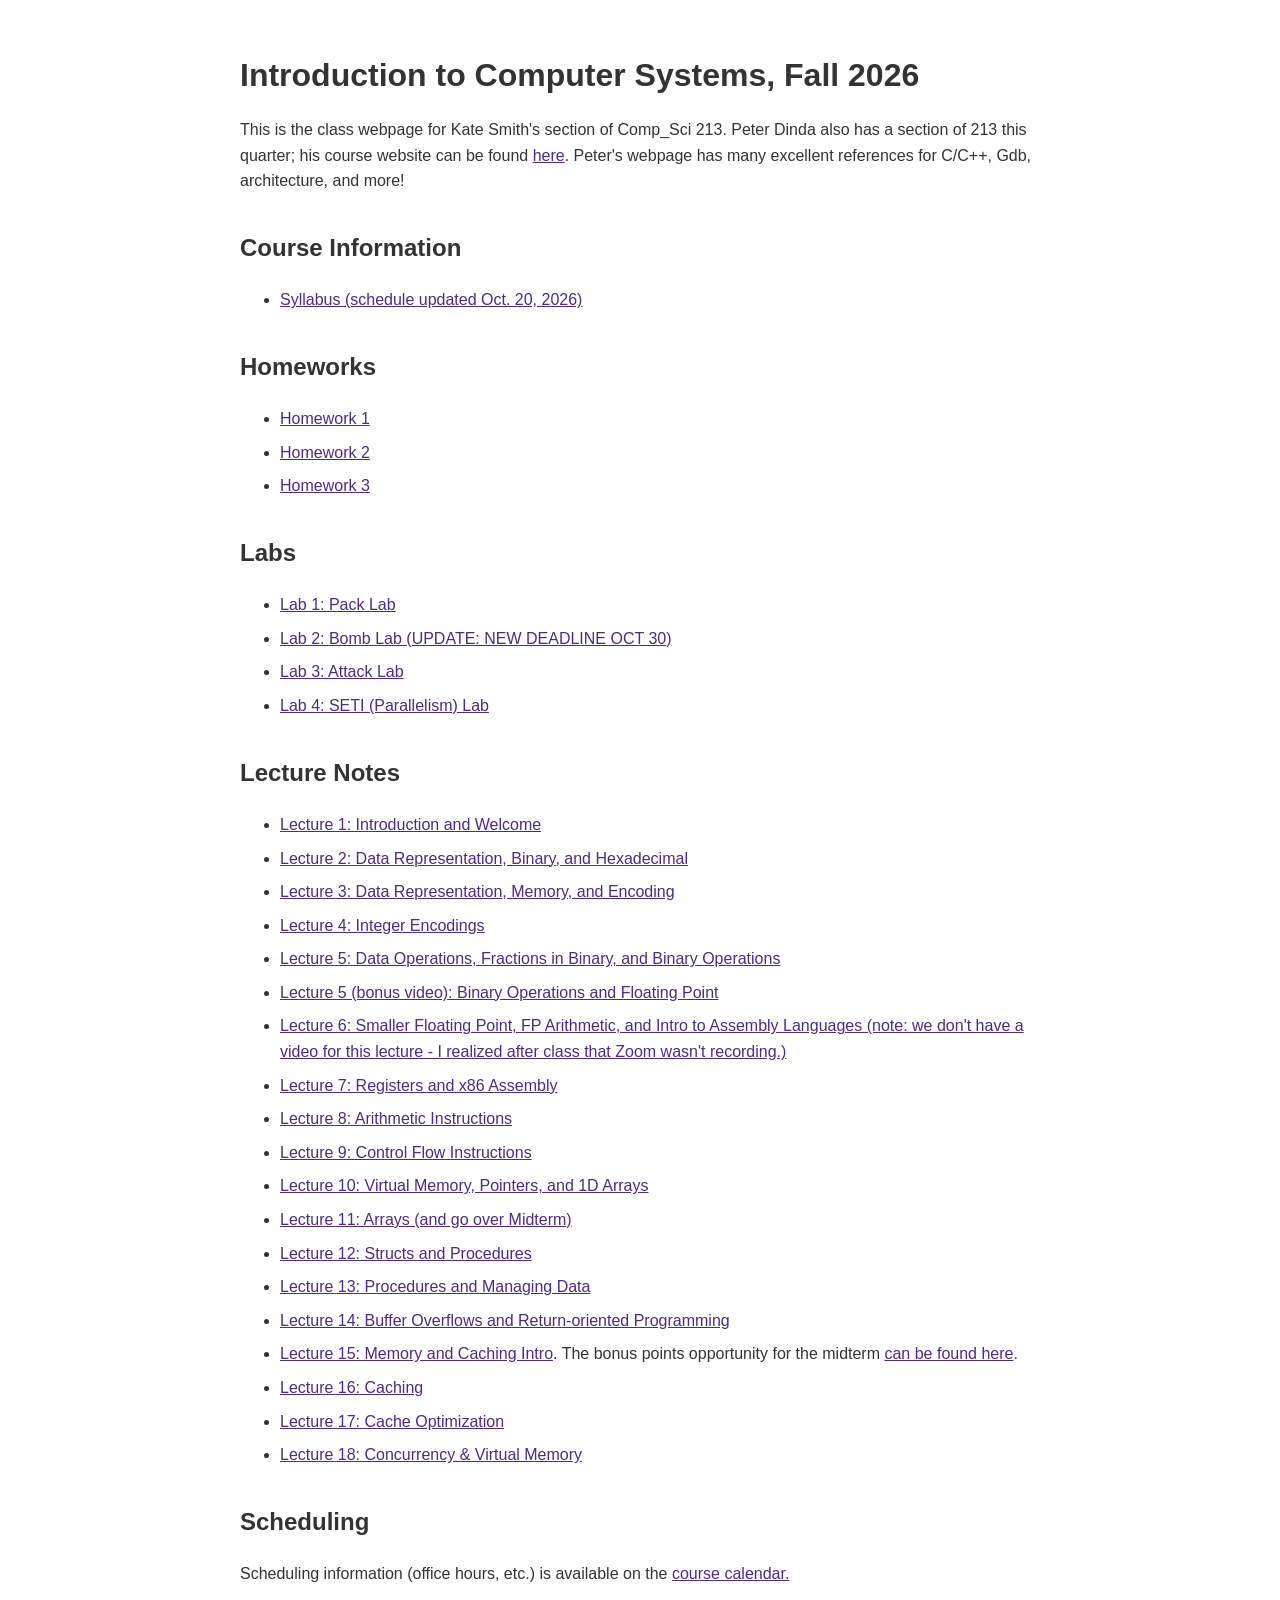
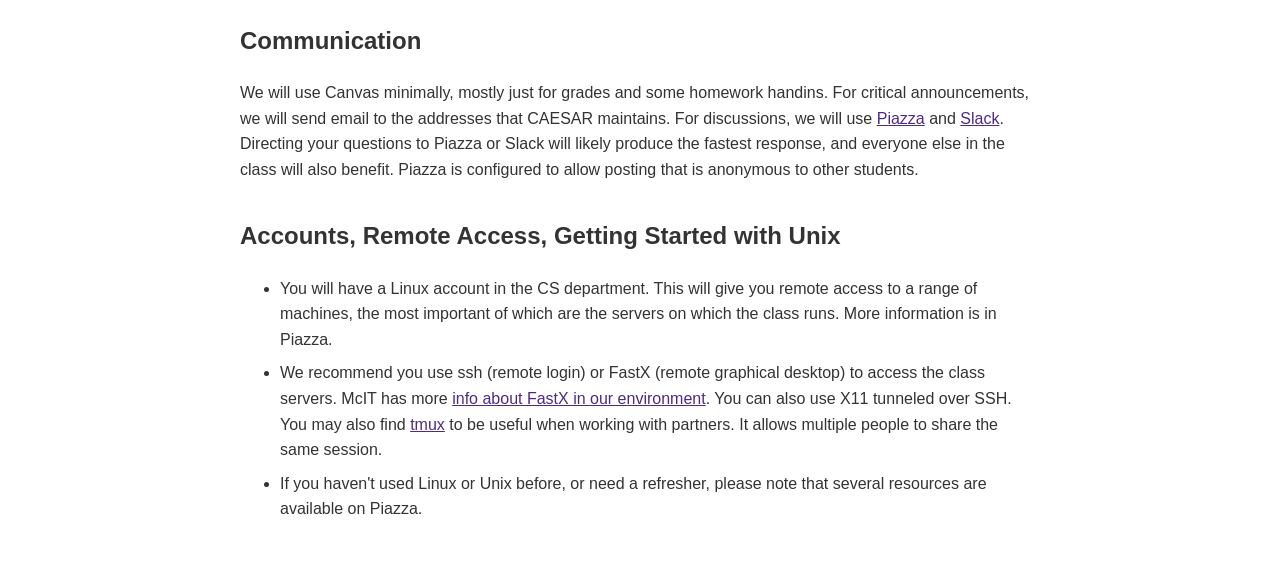
<file: nucs-213-f26.html>
<!DOCTYPE html>

<html lang="en">
<head>
    <meta charset="UTF-8">
    <meta name="viewport" content="width=device-width, initial-scale=1.0">
    <title>CS 213 Course Materials</title>


<style>
    body {
        font-family: Arial, sans-serif;
        max-width: 800px;
        margin: 50px auto;
        padding: 0 20px;
        line-height: 1.6;
        color: #333;
    }

    h1 {
        margin-bottom: 5px;
    }

    h2 {
        margin-top: 35px;
    }

    a {
        color: #4E2A84;
    }

    li {
        margin: 8px 0;
    }
</style>


</head>

<body>


<h1>Introduction to Computer Systems, Fall 2026</h1>
<p>This is the class webpage for Kate Smith's section of Comp_Sci 213. Peter Dinda also has a section of 213 this quarter; his course website can be found <a href="http://pdinda.org/ics-f26/">here</a>. Peter's webpage has many excellent references for C/C++, Gdb, architecture, and more!</p>

<h2>Course Information</h2>
<ul>
    <li><a href="nucs-213-f26-docs/F2026_213_Syllabus_v3.pdf">Syllabus (schedule updated Oct. 20, 2026)</a></li>
</ul>

<h2>Homeworks</h2>
<ul>
    <li><a href="nucs-213-f26-docs/hw/hw1F26.pdf">Homework 1</a></li>
    <li><a href="nucs-213-f26-docs/hw/hw2.pdf">Homework 2</a></li>
    <li><a href="nucs-213-f26-docs/hw/hw3.pdf">Homework 3</a></li>
</ul>

<h2>Labs</h2>
<ul>
    <li><a href="nucs-213-f26-docs/labs/packlab.pdf">Lab 1: Pack Lab</a></li>
    <li><a href="nucs-213-f26-docs/labs/bomblab.pdf">Lab 2: Bomb Lab (UPDATE: NEW DEADLINE OCT 30)</a></li>
    <li><a href="nucs-213-f26-docs/labs/attacklab.pdf">Lab 3: Attack Lab</a></li>
    <li><a href="nucs-213-f26-docs/labs/setilab.pdf">Lab 4: SETI (Parallelism) Lab</a></li>
</ul>

<h2>Lecture Notes</h2>
<ul>
    <li><a href="nucs-213-f26-docs/lecture-notes/lecture01_introduction.pdf">Lecture 1: Introduction and Welcome</a></li>
    <li><a href="nucs-213-f26-docs/lecture-notes/lecture02-data-representation.pdf">Lecture 2: Data Representation, Binary, and Hexadecimal</a></li>
    <li><a href="nucs-213-f26-docs/lecture-notes/lecture03.pdf">Lecture 3: Data Representation, Memory, and Encoding</a></li>
    <li><a href="nucs-213-f26-docs/lecture-notes/lecture04.pdf">Lecture 4: Integer Encodings</a></li>
    <li><a href="nucs-213-f26-docs/lecture-notes/lecture05.pdf">Lecture 5: Data Operations, Fractions in Binary, and Binary Operations</a></li>
    <li><a href="nucs-213-f26-docs/lecture-notes/lecture05_video.pdf">Lecture 5 (bonus video): Binary Operations and Floating Point</a></li>
    <li><a href="nucs-213-f26-docs/lecture-notes/lecture06.pdf">Lecture 6: Smaller Floating Point, FP Arithmetic, and Intro to Assembly Languages (note: we don't have a video for this lecture - I realized after class that Zoom wasn't recording.)</a></li>
    <li><a href="nucs-213-f26-docs/lecture-notes/lecture07.pdf">Lecture 7: Registers and x86 Assembly</a></li>
    <li><a href="nucs-213-f26-docs/lecture-notes/lecture08.pdf">Lecture 8: Arithmetic Instructions</a></li>
    <li><a href="nucs-213-f26-docs/lecture-notes/lecture09.pdf">Lecture 9: Control Flow Instructions</a></li>
    <li><a href="nucs-213-f26-docs/lecture-notes/lecture10.pdf">Lecture 10: Virtual Memory, Pointers, and 1D Arrays</a></li>
    <li><a href="nucs-213-f26-docs/lecture-notes/lecture11.pdf">Lecture 11: Arrays (and go over Midterm)</a></li>
    <li><a href="nucs-213-f26-docs/lecture-notes/lecture12.pdf">Lecture 12: Structs and Procedures</a></li>
    <li><a href="nucs-213-f26-docs/lecture-notes/lecture13.pdf">Lecture 13: Procedures and Managing Data</a></li>
    <li><a href="nucs-213-f26-docs/lecture-notes/lecture14.pdf">Lecture 14: Buffer Overflows and Return-oriented Programming</a></li>
    <li><a href="nucs-213-f26-docs/lecture-notes/lecture15.pdf">Lecture 15: Memory and Caching Intro</a>. The bonus points opportunity for the midterm <a href="nucs-213-f26-docs/lecture-notes/extra-credit-midterm.pdf">can be found here</a>.</li>
    <li><a href="nucs-213-f26-docs/lecture-notes/lecture16_step_by_step_for_pdf.pdf">Lecture 16: Caching</a></li>
    <li><a href="nucs-213-f26-docs/lecture-notes/lecture17.pdf>">Lecture 17: Cache Optimization</a></li>
    <li><a href="nucs-213-f26-docs/lecture-notes/lecture18_final.pdf">Lecture 18: Concurrency & Virtual Memory</a></li>
</ul>

<h2>Scheduling</h2>
<p>Scheduling information (office hours, etc.) is available on the <a href="https://tinyurl.com/cu86apmy">course calendar.</a></p>

<h2>Communication</h2>
<p>We will use Canvas minimally, mostly just for grades and some homework handins. For critical announcements, we will send email to the addresses that CAESAR maintains.
For discussions, we will use <a href="https://piazza.com/class/mtnchvvpcei7fy">Piazza</a> and <a href="https://nucs213.slack.com">Slack</a>. Directing your questions to Piazza or Slack will likely produce the fastest response, and everyone else in the class will also benefit. Piazza is configured to allow posting that is anonymous to other students.</p>

<h2>Accounts, Remote Access, Getting Started with Unix</h2>
<ul>
    <li>You will have a Linux account in the CS department. This will give you remote access to a range of machines, the most important of which are the servers on which the class runs. More information is in Piazza.</li>

    <li>We recommend you use ssh (remote login) or FastX (remote graphical desktop) to access the class servers. McIT has more <a href="http://it.eecs.northwestern.edu/info/2020/09/14/info-labs-fastx.html">info about FastX in our environment</a>. You can also use X11 tunneled over SSH. You may also find <a href="https://code.tutsplus.com/intro-to-tmux--net-33889t">tmux</a> to be useful when working with partners. It allows multiple people to share the same session.</li>

    <li>If you haven't used Linux or Unix before, or need a refresher, please note that several resources are available on Piazza.</li>
</ul>


</body>
</html>
</file>
<file: css/resume.css>
/*!
 * Start Bootstrap - Resume v5.0.5 (https://startbootstrap.com/template-overviews/resume)
 * Copyright 2013-2019 Start Bootstrap
 * Licensed under MIT (https://github.com/BlackrockDigital/startbootstrap-resume/blob/master/LICENSE)
 */

body {
  font-family: 'Muli', -apple-system, BlinkMacSystemFont, 'Segoe UI', Roboto, 'Helvetica Neue', Arial, sans-serif, 'Apple Color Emoji', 'Segoe UI Emoji', 'Segoe UI Symbol', 'Noto Color Emoji';
  padding-top: 54px;
  color: #010101;
}

@media (min-width: 992px) {
  body {
    padding-top: 0;
    padding-left: 17rem;
  }
}

h1,
h2,
h3,
h4,
h5,
h6 {
  font-family: 'Saira Extra Condensed', -apple-system, BlinkMacSystemFont, 'Segoe UI', Roboto, 'Helvetica Neue', Arial, sans-serif, 'Apple Color Emoji', 'Segoe UI Emoji', 'Segoe UI Symbol', 'Noto Color Emoji';
  font-weight: 700;
  text-transform: uppercase;
  color: #3f3e3f;
}

h1 {
  font-size: 6rem;
  line-height: 5.5rem;
}

h2 {
  font-size: 3.5rem;
}

h3 {
  font-size: 2rem;
}

p.lead {
  font-size: 1.15rem;
  font-weight: 400;
}

.subheading {
  text-transform: uppercase;
  font-weight: 500;
  font-family: 'Saira Extra Condensed', -apple-system, BlinkMacSystemFont, 'Segoe UI', Roboto, 'Helvetica Neue', Arial, sans-serif, 'Apple Color Emoji', 'Segoe UI Emoji', 'Segoe UI Symbol', 'Noto Color Emoji';
  font-size: 1.5rem;
}

.social-icons a {
  display: inline-block;
  height: 3.5rem;
  width: 3.5rem;
  background-color: #504957;
  color: #fff !important;
  border-radius: 100%;
  text-align: center;
  font-size: 1.5rem;
  line-height: 3.5rem;
  margin-right: 1rem;
}

.social-icons a:last-child {
  margin-right: 0;
}

.social-icons a:hover {
  background-color: #BD5D38;
}

.dev-icons {
  font-size: 3rem;
}

.dev-icons .list-inline-item i:hover {
  color: #BD5D38;
}

#sideNav .navbar-nav .nav-item .nav-link {
  font-weight: 800;
  letter-spacing: 0.05rem;
  text-transform: uppercase;
}

#sideNav .navbar-toggler:focus {
  outline-color: #d48a6e;
}

@media (min-width: 992px) {
  #sideNav {
    text-align: center;
    position: fixed;
    top: 0;
    left: 0;
    display: -webkit-box;
    display: -ms-flexbox;
    display: flex;
    -webkit-box-orient: vertical;
    -webkit-box-direction: normal;
    -ms-flex-direction: column;
    flex-direction: column;
    width: 17rem;
    height: 100vh;
  }
  #sideNav .navbar-brand {
    display: -webkit-box;
    display: -ms-flexbox;
    display: flex;
    margin: auto auto 0;
    padding: 0.5rem;
  }
  #sideNav .navbar-brand .img-profile {
    max-width: 10rem;
    max-height: 10rem;
    border: 0.5rem solid rgba(255, 255, 255, 0.2);
  }
  #sideNav .navbar-collapse {
    display: -webkit-box;
    display: -ms-flexbox;
    display: flex;
    -webkit-box-align: start;
    -ms-flex-align: start;
    align-items: flex-start;
    -webkit-box-flex: 0;
    -ms-flex-positive: 0;
    flex-grow: 0;
    width: 100%;
    margin-bottom: auto;
  }
  #sideNav .navbar-collapse .navbar-nav {
    -webkit-box-orient: vertical;
    -webkit-box-direction: normal;
    -ms-flex-direction: column;
    flex-direction: column;
    width: 100%;
  }
  #sideNav .navbar-collapse .navbar-nav .nav-item {
    display: block;
  }
  #sideNav .navbar-collapse .navbar-nav .nav-item .nav-link {
    display: block;
  }
}

section.resume-section {
  padding-top: 5rem !important;
  padding-bottom: 5rem !important;
  max-width: 75rem;
}

section.resume-section .resume-item .resume-date {
  min-width: none;
}

@media (min-width: 768px) {
  section.resume-section {
    min-height: 100vh;
  }
  section.resume-section .resume-item .resume-date {
    min-width: 18rem;
  }
}

@media (min-width: 992px) {
  section.resume-section {
    padding-top: 3rem !important;
    padding-bottom: 3rem !important;
  }
}

.bg-primary {
  background-color: rgb(078, 042, 132) !important;
}

.text-primary {
  color: rgb(078, 042, 132) !important;
}

a {
  color: rgb(078, 042, 132);
}

a:hover, a:focus, a:active {
  color: rgb(056, 023, 090);
}
</file>
